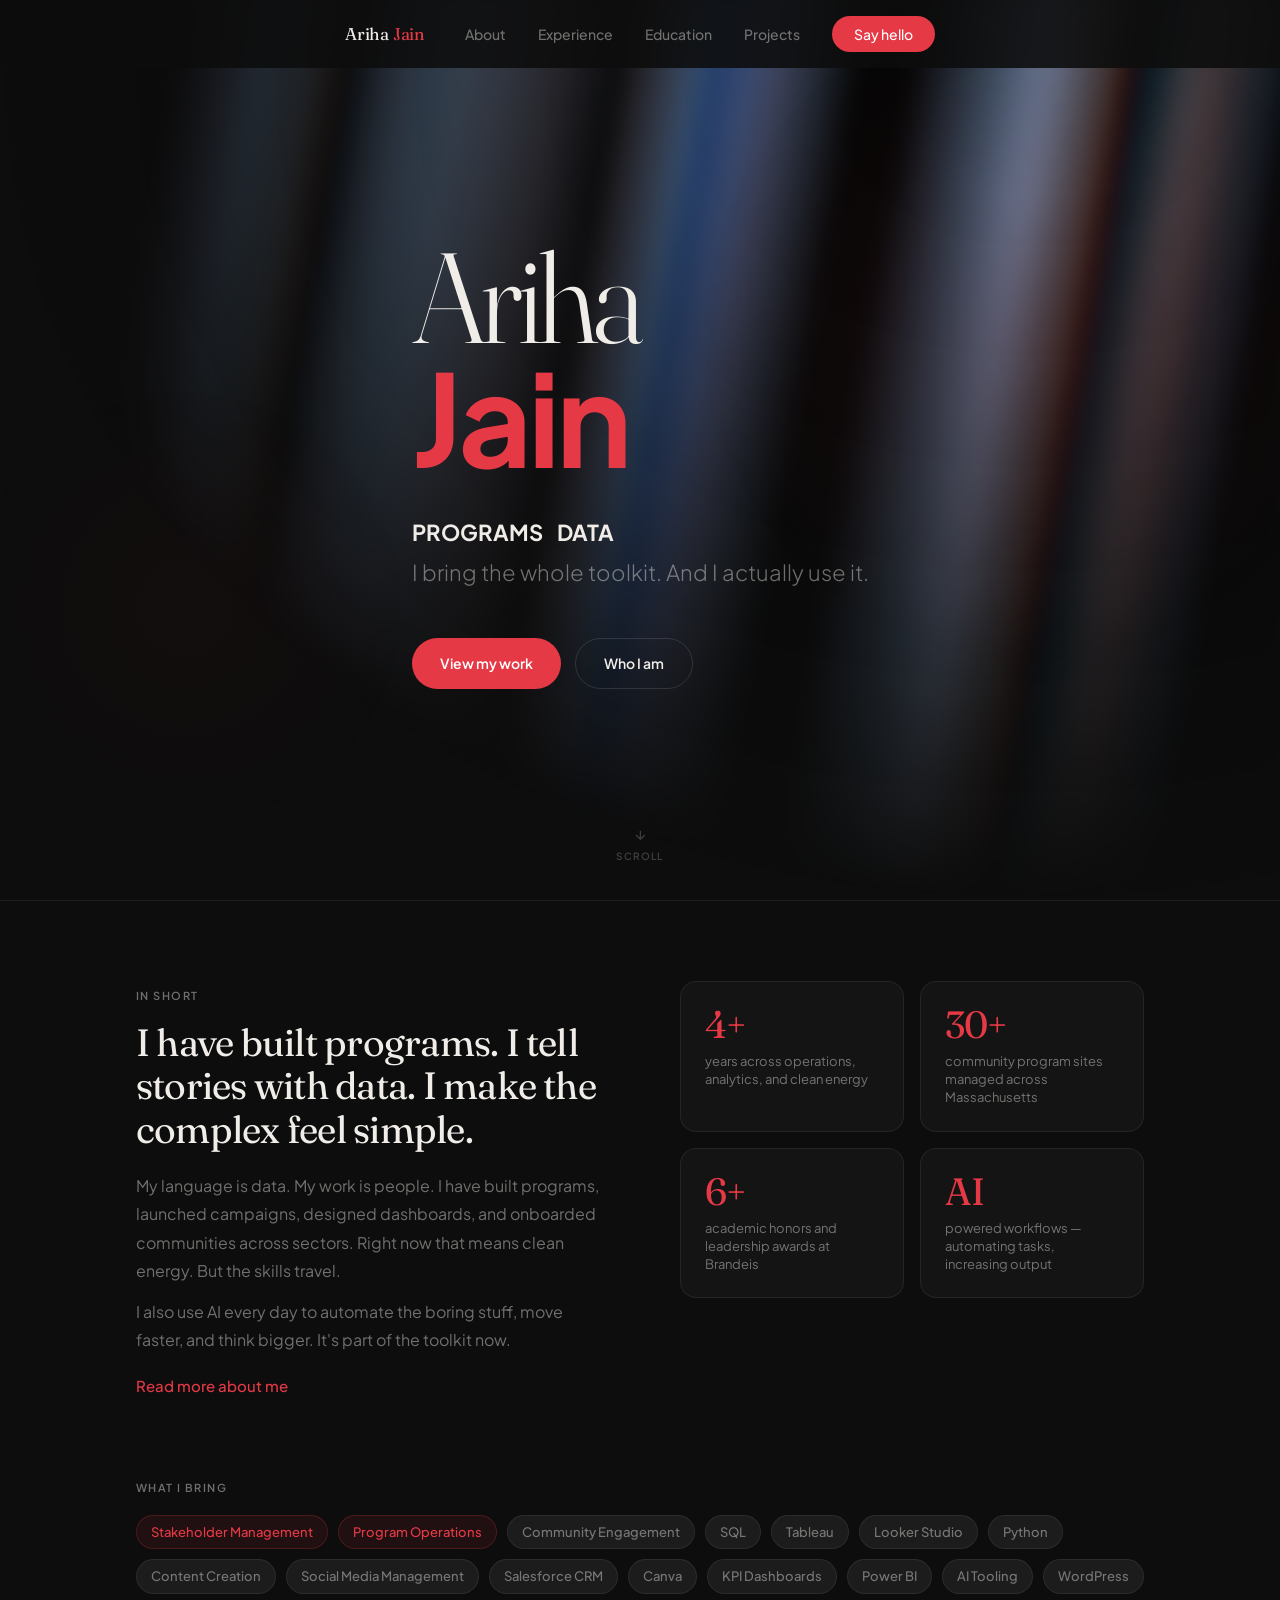
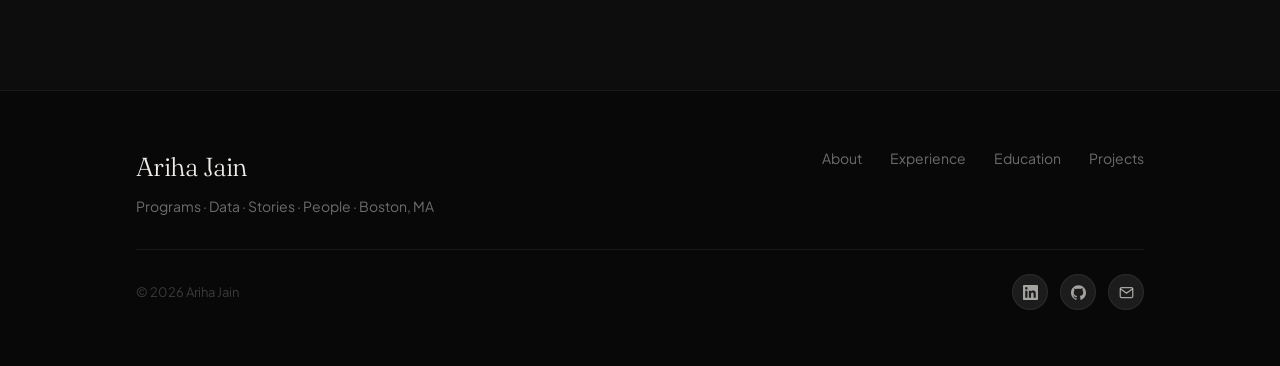
<file: index.html>
<!DOCTYPE html>
<html lang="en">
<head>
  <meta charset="UTF-8">
  <meta name="viewport" content="width=device-width, initial-scale=1.0">
  <title>Ariha Jain — Programs, Data, Stories, People</title>
  <meta name="description" content="Ariha Jain — program manager, data analyst, storyteller, and community connector based in Boston, MA.">
  <link rel="preconnect" href="https://fonts.googleapis.com">
  <link rel="preconnect" href="https://fonts.gstatic.com" crossorigin>
  <link href="https://fonts.googleapis.com/css2?family=Fraunces:ital,opsz,wght@0,9..144,300;0,9..144,400;1,9..144,300;1,9..144,400&family=Plus+Jakarta+Sans:wght@300;400;500;600&display=swap" rel="stylesheet">
  <link rel="stylesheet" href="css/style.css">
</head>
<body>

  <!-- ======== AURORA BACKGROUND ======== -->
  <div class="aurora-container" aria-hidden="true">
    <div class="aurora-layer"></div>
  </div>

  <!-- ======== NAV ======== -->
  <nav class="nav" id="main-nav">
    <div class="container">
      <div class="nav-inner">
        <a href="index.html" class="nav-logo">Ariha <span class="name-accent">Jain</span></a>
        <ul class="nav-links">
          <li><a href="about.html">About</a></li>
          <li><a href="experience.html">Experience</a></li>
          <li><a href="education.html">Education</a></li>
          <li><a href="projects.html">Projects</a></li>
          <li><a href="mailto:arihajain57@gmail.com" class="nav-cta">Say hello</a></li>
        </ul>
        <button class="nav-hamburger" id="hamburger" aria-label="Toggle menu">
          <span></span><span></span><span></span>
        </button>
      </div>
    </div>
    <div class="nav-mobile" id="mobile-menu">
      <a href="about.html">About</a>
      <a href="experience.html">Experience</a>
      <a href="education.html">Education</a>
      <a href="projects.html">Projects</a>
      <a href="mailto:arihajain57@gmail.com">Say hello</a>
    </div>
  </nav>

  <div class="page-wrapper">

    <!-- ======== HERO ======== -->
    <section class="hero">
      <div class="container">

        <h1 class="hero-name fade-in delay-1">
          Ariha<br><span class="name-accent">Jain</span>
        </h1>

        <div class="hero-tagline fade-in delay-2">
          <span class="hero-words-wrap" aria-label="Programs, data, stories, people">
            <span class="hero-word">PROGRAMS</span>
            <span class="hero-word">DATA</span>
            <span class="hero-word">STORIES</span>
            <span class="hero-word">PEOPLE</span>
          </span>
          I bring the whole toolkit. And I actually use it.
        </div>

        <div class="hero-actions fade-in delay-3">
          <a href="experience.html" class="btn btn-primary">View my work</a>
          <a href="about.html" class="btn btn-outline">Who I am</a>
        </div>
      </div>

      <div class="hero-scroll">
        <svg viewBox="0 0 16 16" fill="none" stroke="currentColor" stroke-width="1.5">
          <path d="M8 3v10M3 8l5 5 5-5"/>
        </svg>
        <span class="hero-scroll-label">Scroll</span>
      </div>
    </section>

    <!-- ======== INTRO STRIP ======== -->
    <section class="home-intro">
      <div class="container">
        <div class="home-intro-grid">

          <div class="fade-in">
            <span class="label">In short</span>
            <h2 style="margin-top: 14px;">I have built programs. I tell stories with data. I make the complex feel simple.</h2>
            <p style="margin-top: 20px; color: var(--text-muted); font-size: 16px;">My language is data. My work is people. I have built programs, launched campaigns, designed dashboards, and onboarded communities across sectors. Right now that means clean energy. But the skills travel.</p>
            <p style="margin-top: 12px; color: var(--text-muted); font-size: 16px;">I also use AI every day to automate the boring stuff, move faster, and think bigger. It's part of the toolkit now.</p>
            <a href="about.html" class="home-link">Read more about me</a>
          </div>

          <div class="stats-grid fade-in delay-1">
            <div class="stat-card">
              <div class="stat-number">4+</div>
              <div class="stat-label">years across operations, analytics, and clean energy</div>
            </div>
            <div class="stat-card">
              <div class="stat-number">30+</div>
              <div class="stat-label">community program sites managed across Massachusetts</div>
            </div>
            <div class="stat-card">
              <div class="stat-number">6+</div>
              <div class="stat-label">academic honors and leadership awards at Brandeis</div>
            </div>
            <div class="stat-card">
              <div class="stat-number">AI</div>
              <div class="stat-label">powered workflows — automating tasks, increasing output</div>
            </div>
          </div>

        </div>
      </div>
    </section>

    <!-- ======== SKILLS STRIP ======== -->
    <section class="home-skills">
      <div class="container">
        <span class="label fade-in">What I bring</span>
        <div class="skills-cloud" style="margin-top: 18px;">
          <span class="tag tag-red fade-in delay-1">Stakeholder Management</span>
          <span class="tag tag-red fade-in delay-1">Program Operations</span>
          <span class="tag fade-in delay-1">Community Engagement</span>
          <span class="tag fade-in delay-2">SQL</span>
          <span class="tag fade-in delay-2">Tableau</span>
          <span class="tag fade-in delay-2">Looker Studio</span>
          <span class="tag fade-in delay-2">Python</span>
          <span class="tag fade-in delay-3">Content Creation</span>
          <span class="tag fade-in delay-3">Social Media Management</span>
          <span class="tag fade-in delay-3">Salesforce CRM</span>
          <span class="tag fade-in delay-3">Canva</span>
          <span class="tag fade-in delay-4">KPI Dashboards</span>
          <span class="tag fade-in delay-4">Power BI</span>
          <span class="tag fade-in delay-4">AI Tooling</span>
          <span class="tag fade-in delay-4">WordPress</span>
        </div>
      </div>
    </section>

  </div><!-- /page-wrapper -->

  <!-- ======== FOOTER ======== -->
  <footer class="footer">
    <div class="container">
      <div class="footer-top">
        <div>
          <div class="footer-name">Ariha Jain</div>
          <div class="footer-tagline">Programs · Data · Stories · People · Boston, MA</div>
        </div>
        <div class="footer-links">
          <a href="about.html">About</a>
          <a href="experience.html">Experience</a>
          <a href="education.html">Education</a>
          <a href="projects.html">Projects</a>
        </div>
      </div>
      <hr class="footer-divider">
      <div class="footer-bottom">
        <span class="footer-copy">© 2026 Ariha Jain</span>
        <div class="footer-socials">
          <a href="https://www.linkedin.com/in/ariha-jain/" target="_blank" rel="noopener" class="footer-social" aria-label="LinkedIn">
            <svg viewBox="0 0 24 24" fill="rgba(240,237,232,0.65)"><path d="M20.447 20.452h-3.554v-5.569c0-1.328-.027-3.037-1.852-3.037-1.853 0-2.136 1.445-2.136 2.939v5.667H9.351V9h3.414v1.561h.046c.477-.9 1.637-1.85 3.37-1.85 3.601 0 4.267 2.37 4.267 5.455v6.286zM5.337 7.433a2.062 2.062 0 0 1-2.063-2.065 2.064 2.064 0 1 1 2.063 2.065zm1.782 13.019H3.555V9h3.564v11.452zM22.225 0H1.771C.792 0 0 .774 0 1.729v20.542C0 23.227.792 24 1.771 24h20.451C23.2 24 24 23.227 24 22.271V1.729C24 .774 23.2 0 22.222 0h.003z"/></svg>
          </a>
          <a href="https://github.com/arihaj" target="_blank" rel="noopener" class="footer-social" aria-label="GitHub">
            <svg viewBox="0 0 24 24" fill="rgba(240,237,232,0.65)"><path d="M12 .297c-6.63 0-12 5.373-12 12 0 5.303 3.438 9.8 8.205 11.385.6.113.82-.258.82-.577 0-.285-.01-1.04-.015-2.04-3.338.724-4.042-1.61-4.042-1.61C4.422 18.07 3.633 17.7 3.633 17.7c-1.087-.744.084-.729.084-.729 1.205.084 1.838 1.236 1.838 1.236 1.07 1.835 2.809 1.305 3.495.998.108-.776.417-1.305.76-1.605-2.665-.3-5.466-1.332-5.466-5.93 0-1.31.465-2.38 1.235-3.22-.135-.303-.54-1.523.105-3.176 0 0 1.005-.322 3.3 1.23.96-.267 1.98-.399 3-.405 1.02.006 2.04.138 3 .405 2.28-1.552 3.285-1.23 3.285-1.23.645 1.653.24 2.873.12 3.176.765.84 1.23 1.91 1.23 3.22 0 4.61-2.805 5.625-5.475 5.92.42.36.81 1.096.81 2.22 0 1.606-.015 2.896-.015 3.286 0 .315.21.69.825.57C20.565 22.092 24 17.592 24 12.297c0-6.627-5.373-12-12-12"/></svg>
          </a>
          <a href="mailto:arihajain57@gmail.com" class="footer-social" aria-label="Email">
            <svg viewBox="0 0 24 24" fill="none" stroke="rgba(240,237,232,0.65)" stroke-width="2"><path d="M4 4h16c1.1 0 2 .9 2 2v12c0 1.1-.9 2-2 2H4c-1.1 0-2-.9-2-2V6c0-1.1.9-2 2-2z"/><polyline points="22,6 12,13 2,6"/></svg>
          </a>
        </div>
      </div>
    </div>
  </footer>

  <script src="js/script.js"></script>
</body>
</html>
</file>
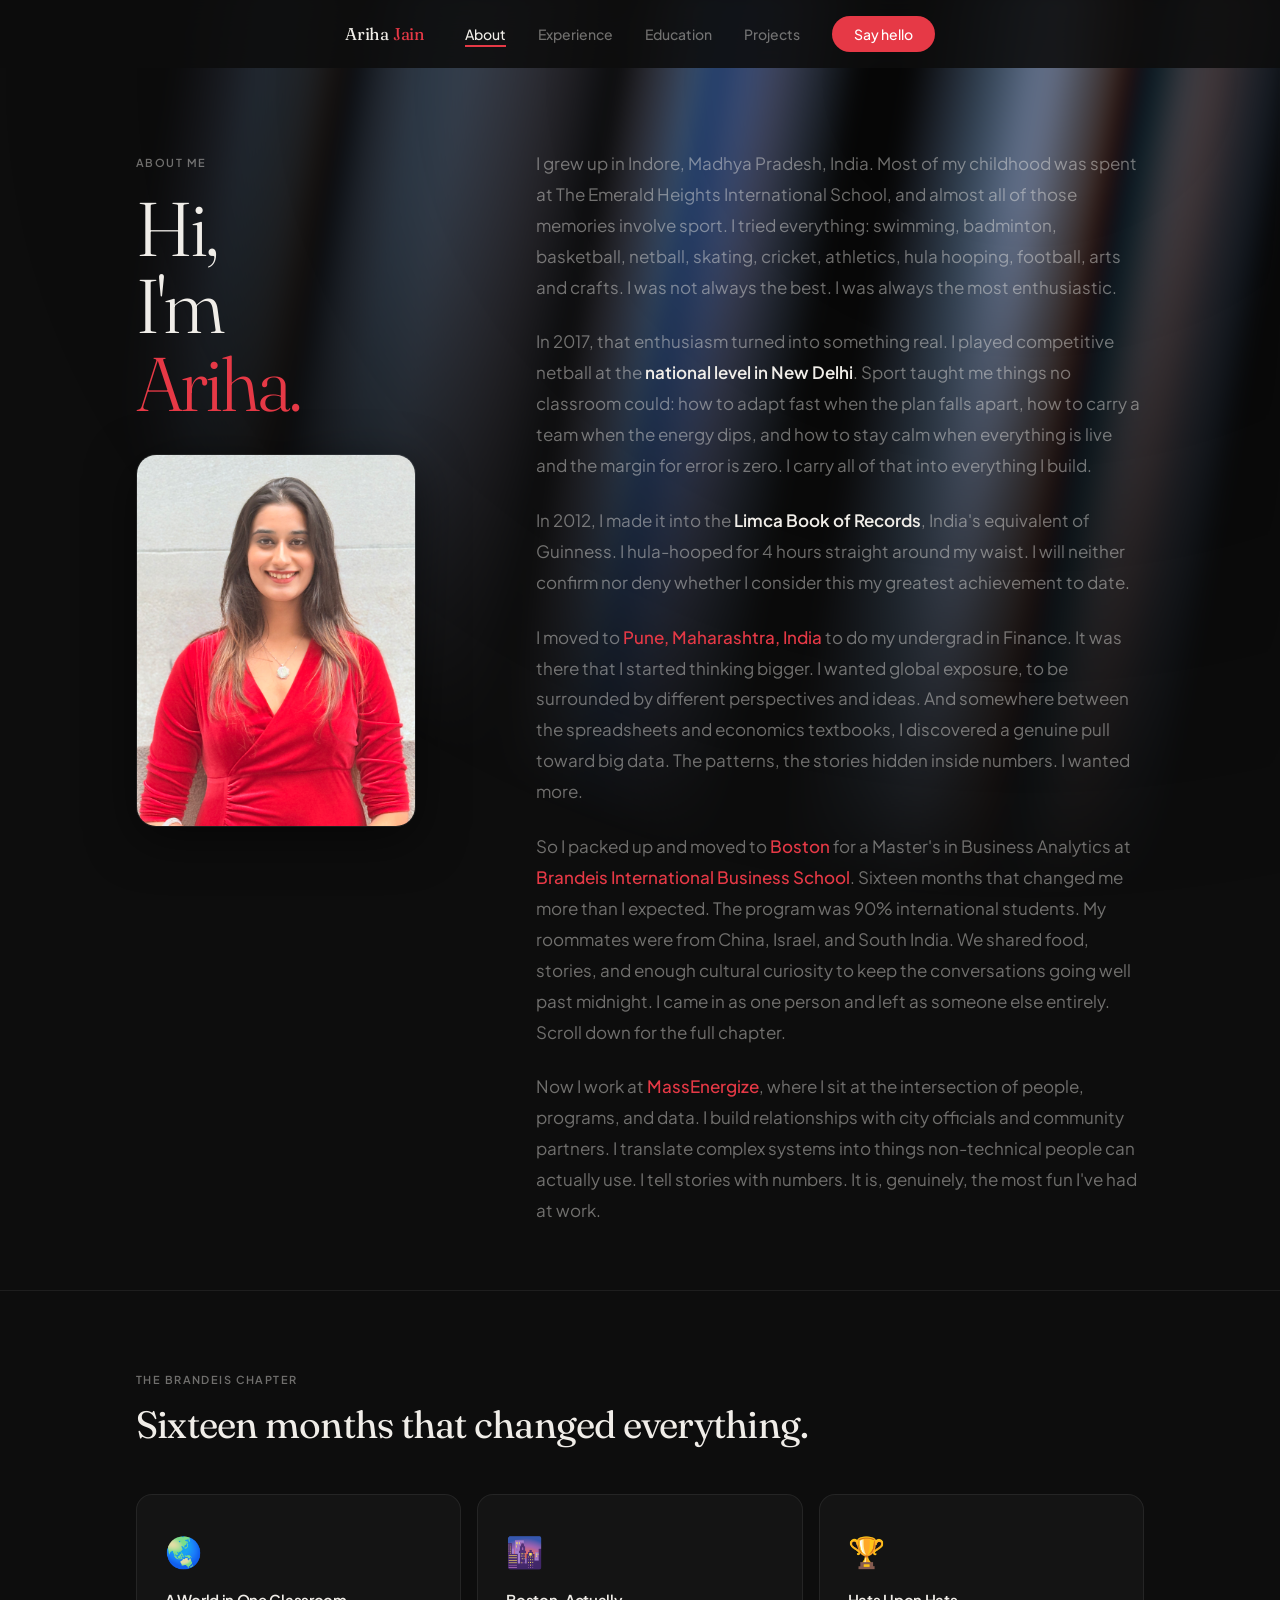
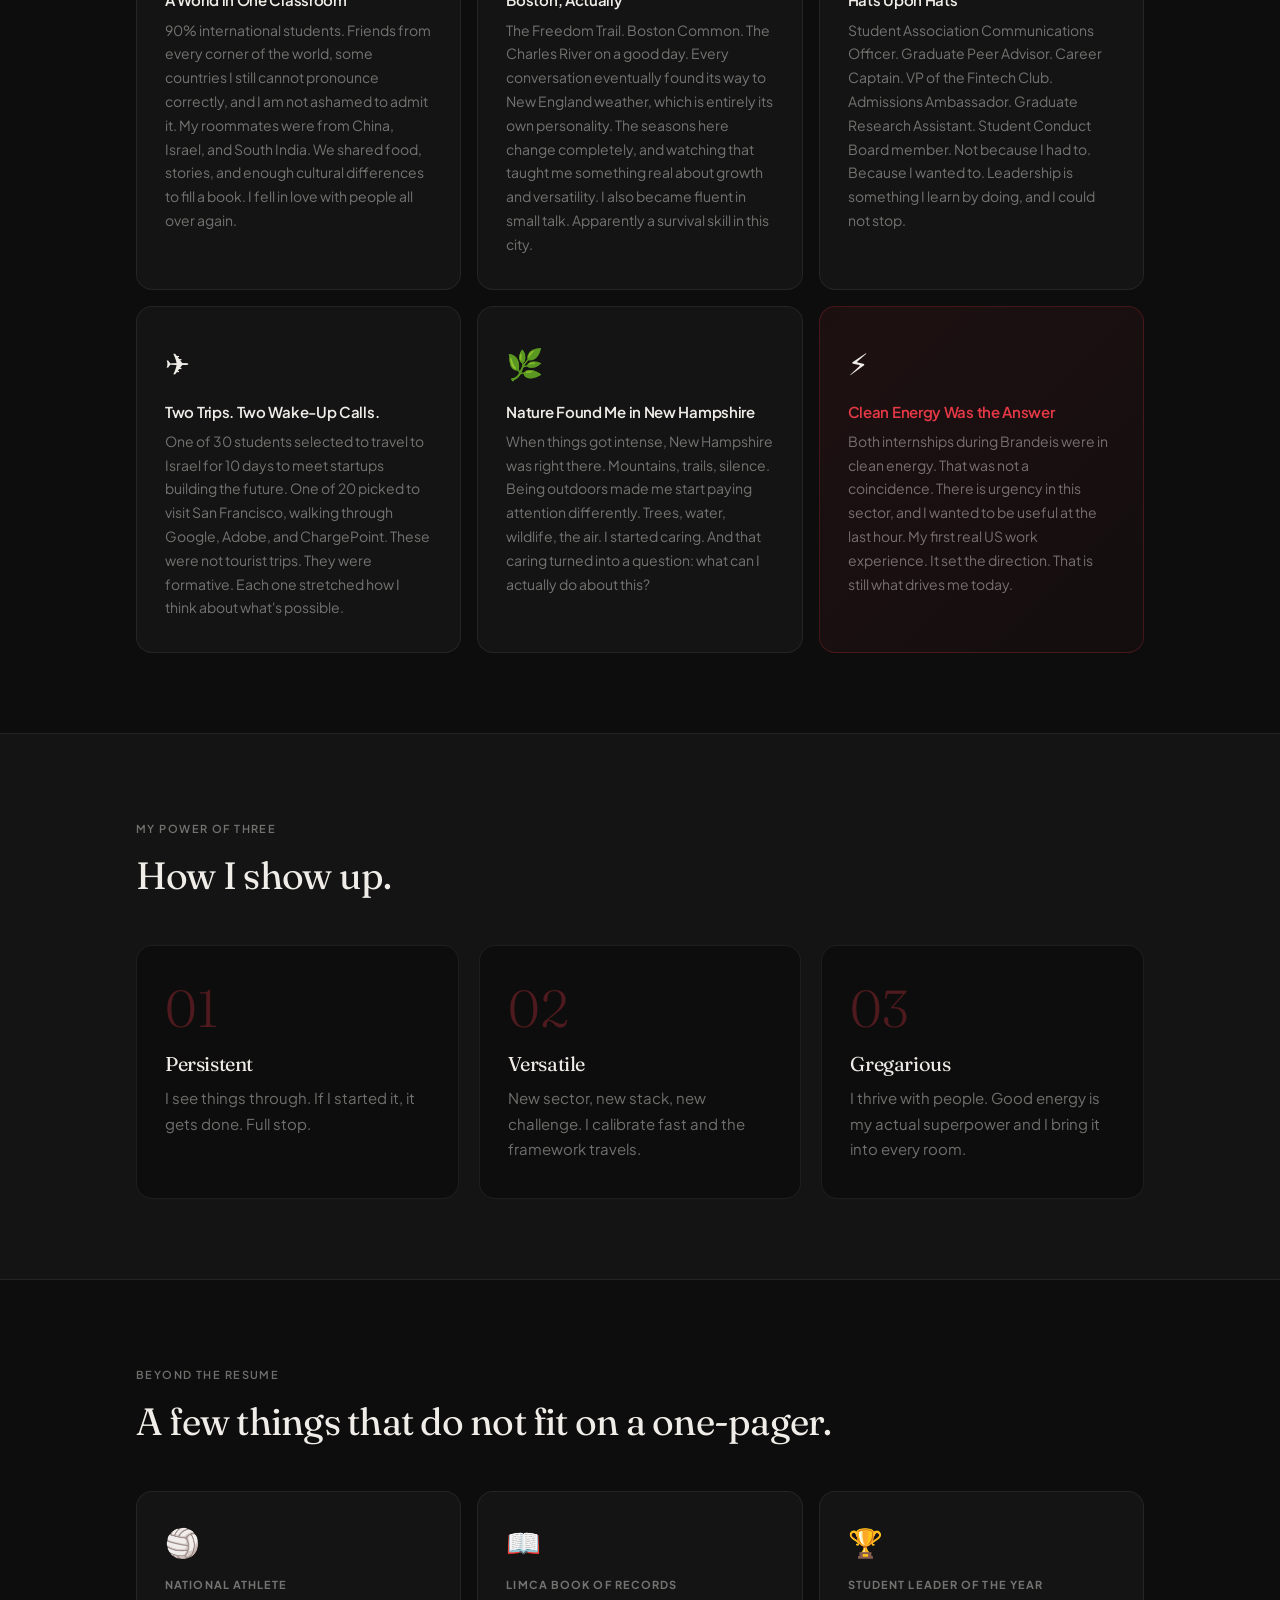
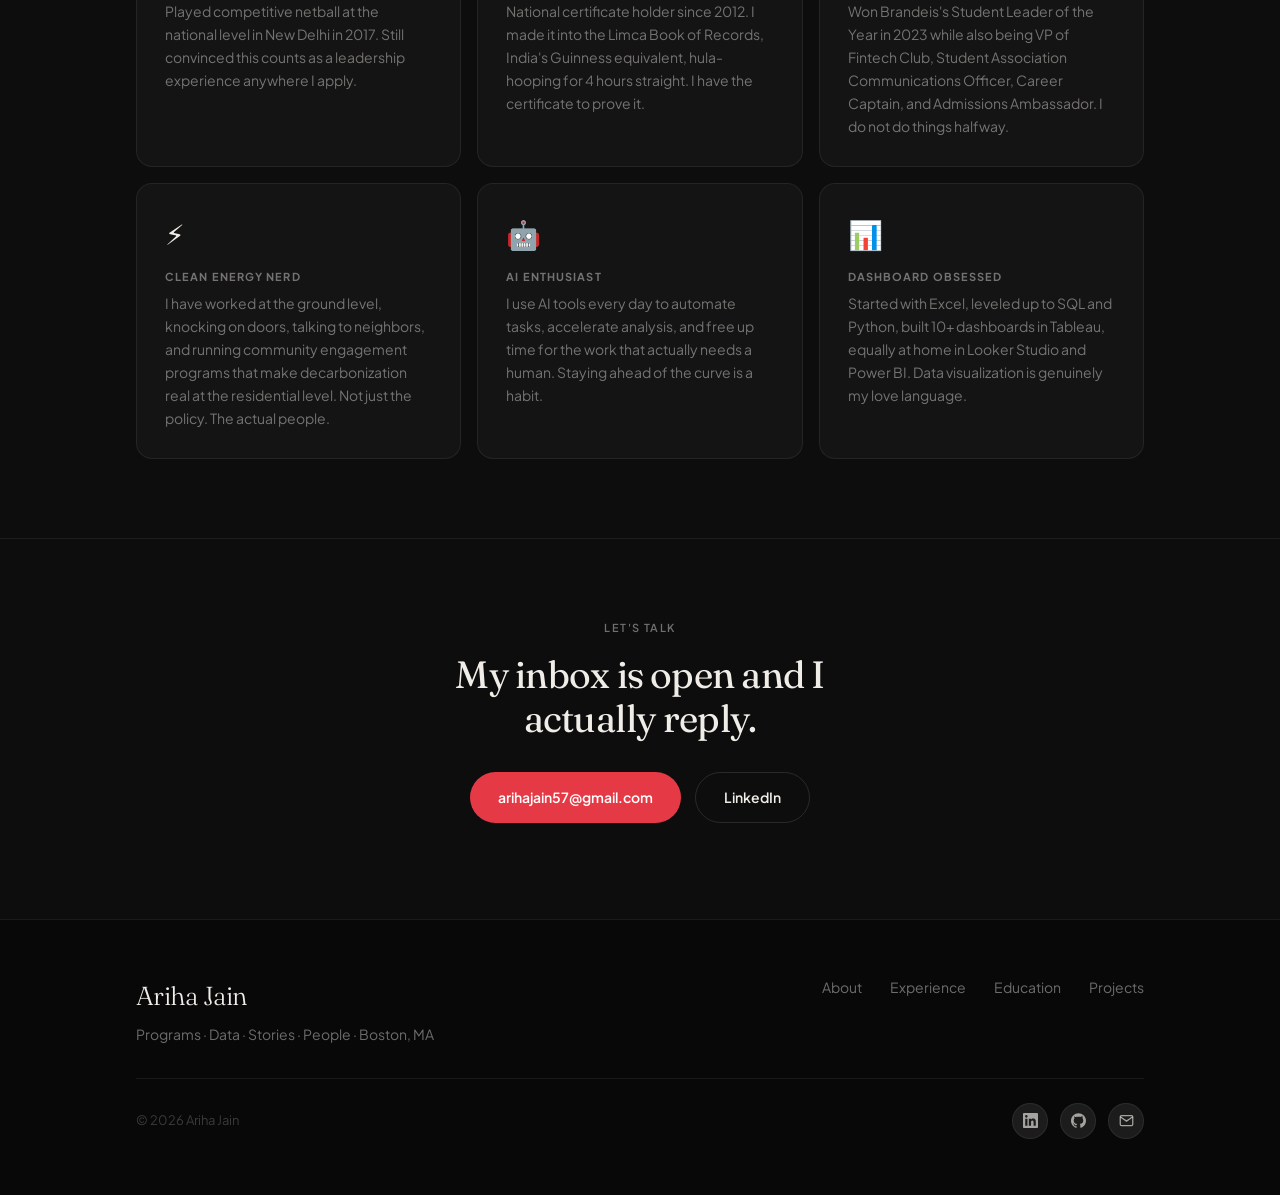
<file: about.html>
<!DOCTYPE html>
<html lang="en">
<head>
  <meta charset="UTF-8">
  <meta name="viewport" content="width=device-width, initial-scale=1.0">
  <title>About — Ariha Jain</title>
  <meta name="description" content="About Ariha Jain — from Indore to Boston, via netball nationals, a Limca Book record, and a lot of data.">
  <link rel="preconnect" href="https://fonts.googleapis.com">
  <link rel="preconnect" href="https://fonts.gstatic.com" crossorigin>
  <link href="https://fonts.googleapis.com/css2?family=Fraunces:ital,opsz,wght@0,9..144,300;0,9..144,400;1,9..144,300;1,9..144,400&family=Plus+Jakarta+Sans:wght@300;400;500;600&display=swap" rel="stylesheet">
  <link rel="stylesheet" href="css/style.css">
</head>
<body>

  <!-- ======== AURORA BACKGROUND ======== -->
  <div class="aurora-container" aria-hidden="true">
    <div class="aurora-layer"></div>
  </div>

  <!-- ======== NAV ======== -->
  <nav class="nav" id="main-nav">
    <div class="container">
      <div class="nav-inner">
        <a href="index.html" class="nav-logo">Ariha <span class="name-accent">Jain</span></a>
        <ul class="nav-links">
          <li><a href="about.html" class="active">About</a></li>
          <li><a href="experience.html">Experience</a></li>
          <li><a href="education.html">Education</a></li>
          <li><a href="projects.html">Projects</a></li>
          <li><a href="mailto:arihajain57@gmail.com" class="nav-cta">Say hello</a></li>
        </ul>
        <button class="nav-hamburger" id="hamburger" aria-label="Toggle menu">
          <span></span><span></span><span></span>
        </button>
      </div>
    </div>
    <div class="nav-mobile" id="mobile-menu">
      <a href="about.html" class="active">About</a>
      <a href="experience.html">Experience</a>
      <a href="education.html">Education</a>
      <a href="projects.html">Projects</a>
      <a href="mailto:arihajain57@gmail.com">Say hello</a>
    </div>
  </nav>

  <div class="page-wrapper">

    <!-- ======== ABOUT HERO ======== -->
    <section class="about-hero">
      <div class="container">
        <div class="about-hero-grid">

          <div class="fade-in">
            <span class="label">About me</span>
            <h1 class="about-left-title">
              Hi,<br>I'm<br><span class="name-accent">Ariha.</span>
            </h1>
            <div class="about-photo-wrap fade-in delay-2">
              <img src="IMG_2251_Original.jpg" alt="Ariha Jain" class="about-photo">
            </div>
          </div>

          <div class="about-body fade-in delay-1">
            <p>I grew up in Indore, Madhya Pradesh, India. Most of my childhood was spent at The Emerald Heights International School, and almost all of those memories involve sport. I tried everything: swimming, badminton, basketball, netball, skating, cricket, athletics, hula hooping, football, arts and crafts. I was not always the best. I was always the most enthusiastic.</p>

            <p>In 2017, that enthusiasm turned into something real. I played competitive netball at the <strong>national level in New Delhi</strong>. Sport taught me things no classroom could: how to adapt fast when the plan falls apart, how to carry a team when the energy dips, and how to stay calm when everything is live and the margin for error is zero. I carry all of that into everything I build.</p>

            <p>In 2012, I made it into the <strong>Limca Book of Records</strong>, India's equivalent of Guinness. I hula-hooped for 4 hours straight around my waist. I will neither confirm nor deny whether I consider this my greatest achievement to date.</p>

            <p>I moved to <span class="hl">Pune, Maharashtra, India</span> to do my undergrad in Finance. It was there that I started thinking bigger. I wanted global exposure, to be surrounded by different perspectives and ideas. And somewhere between the spreadsheets and economics textbooks, I discovered a genuine pull toward big data. The patterns, the stories hidden inside numbers. I wanted more.</p>

            <p>So I packed up and moved to <span class="hl">Boston</span> for a Master's in Business Analytics at <span class="hl">Brandeis International Business School</span>. Sixteen months that changed me more than I expected. The program was 90% international students. My roommates were from China, Israel, and South India. We shared food, stories, and enough cultural curiosity to keep the conversations going well past midnight. I came in as one person and left as someone else entirely. Scroll down for the full chapter.</p>

            <p>Now I work at <span class="hl">MassEnergize</span>, where I sit at the intersection of people, programs, and data. I build relationships with city officials and community partners. I translate complex systems into things non-technical people can actually use. I tell stories with numbers. It is, genuinely, the most fun I've had at work.</p>
          </div>

        </div>
      </div>
    </section>

    <!-- ======== BRANDEIS CHAPTER ======== -->
    <section class="brandeis-section">
      <div class="container">
        <span class="label fade-in">The Brandeis chapter</span>
        <h2 class="fade-in">Sixteen months that changed everything.</h2>

        <div class="brandeis-grid">

          <div class="brandeis-card fade-in">
            <span class="brandeis-emoji">🌏</span>
            <h4>A World in One Classroom</h4>
            <p>90% international students. Friends from every corner of the world, some countries I still cannot pronounce correctly, and I am not ashamed to admit it. My roommates were from China, Israel, and South India. We shared food, stories, and enough cultural differences to fill a book. I fell in love with people all over again.</p>
          </div>

          <div class="brandeis-card fade-in delay-1">
            <span class="brandeis-emoji">🌆</span>
            <h4>Boston, Actually</h4>
            <p>The Freedom Trail. Boston Common. The Charles River on a good day. Every conversation eventually found its way to New England weather, which is entirely its own personality. The seasons here change completely, and watching that taught me something real about growth and versatility. I also became fluent in small talk. Apparently a survival skill in this city.</p>
          </div>

          <div class="brandeis-card fade-in delay-2">
            <span class="brandeis-emoji">🏆</span>
            <h4>Hats Upon Hats</h4>
            <p>Student Association Communications Officer. Graduate Peer Advisor. Career Captain. VP of the Fintech Club. Admissions Ambassador. Graduate Research Assistant. Student Conduct Board member. Not because I had to. Because I wanted to. Leadership is something I learn by doing, and I could not stop.</p>
          </div>

          <div class="brandeis-card fade-in delay-1">
            <span class="brandeis-emoji">✈️</span>
            <h4>Two Trips. Two Wake-Up Calls.</h4>
            <p>One of 30 students selected to travel to Israel for 10 days to meet startups building the future. One of 20 picked to visit San Francisco, walking through Google, Adobe, and ChargePoint. These were not tourist trips. They were formative. Each one stretched how I think about what's possible.</p>
          </div>

          <div class="brandeis-card fade-in delay-2">
            <span class="brandeis-emoji">🌿</span>
            <h4>Nature Found Me in New Hampshire</h4>
            <p>When things got intense, New Hampshire was right there. Mountains, trails, silence. Being outdoors made me start paying attention differently. Trees, water, wildlife, the air. I started caring. And that caring turned into a question: what can I actually do about this?</p>
          </div>

          <div class="brandeis-card brandeis-card-accent fade-in delay-3">
            <span class="brandeis-emoji">⚡</span>
            <h4>Clean Energy Was the Answer</h4>
            <p>Both internships during Brandeis were in clean energy. That was not a coincidence. There is urgency in this sector, and I wanted to be useful at the last hour. My first real US work experience. It set the direction. That is still what drives me today.</p>
          </div>

        </div>
      </div>
    </section>

    <!-- ======== POWER OF THREE ======== -->
    <section class="power-section">
      <div class="container">
        <span class="label">My power of three</span>
        <h2>How I show up.</h2>
        <div class="power-grid">

          <div class="power-card fade-in">
            <div class="power-num">01</div>
            <h3>Persistent</h3>
            <p>I see things through. If I started it, it gets done. Full stop.</p>
          </div>

          <div class="power-card fade-in delay-1">
            <div class="power-num">02</div>
            <h3>Versatile</h3>
            <p>New sector, new stack, new challenge. I calibrate fast and the framework travels.</p>
          </div>

          <div class="power-card fade-in delay-2">
            <div class="power-num">03</div>
            <h3>Gregarious</h3>
            <p>I thrive with people. Good energy is my actual superpower and I bring it into every room.</p>
          </div>

        </div>
      </div>
    </section>

    <!-- ======== FUN FACTS ======== -->
    <section class="fun-facts-section">
      <div class="container">
        <span class="label fade-in">Beyond the resume</span>
        <h2 class="fade-in">A few things that do not fit on a one-pager.</h2>

        <div class="fun-grid">

          <div class="fun-card fade-in">
            <span class="fun-emoji">🏐</span>
            <h4>National Athlete</h4>
            <p>Played competitive netball at the national level in New Delhi in 2017. Still convinced this counts as a leadership experience anywhere I apply.</p>
          </div>

          <div class="fun-card fade-in delay-1">
            <span class="fun-emoji">📖</span>
            <h4>Limca Book of Records</h4>
            <p>National certificate holder since 2012. I made it into the Limca Book of Records, India's Guinness equivalent, hula-hooping for 4 hours straight. I have the certificate to prove it.</p>
          </div>

          <div class="fun-card fade-in delay-1">
            <span class="fun-emoji">🏆</span>
            <h4>Student Leader of the Year</h4>
            <p>Won Brandeis's Student Leader of the Year in 2023 while also being VP of Fintech Club, Student Association Communications Officer, Career Captain, and Admissions Ambassador. I do not do things halfway.</p>
          </div>

          <div class="fun-card fade-in delay-2">
            <span class="fun-emoji">⚡</span>
            <h4>Clean Energy Nerd</h4>
            <p>I have worked at the ground level, knocking on doors, talking to neighbors, and running community engagement programs that make decarbonization real at the residential level. Not just the policy. The actual people.</p>
          </div>

          <div class="fun-card fade-in delay-2">
            <span class="fun-emoji">🤖</span>
            <h4>AI Enthusiast</h4>
            <p>I use AI tools every day to automate tasks, accelerate analysis, and free up time for the work that actually needs a human. Staying ahead of the curve is a habit.</p>
          </div>

          <div class="fun-card fade-in delay-3">
            <span class="fun-emoji">📊</span>
            <h4>Dashboard Obsessed</h4>
            <p>Started with Excel, leveled up to SQL and Python, built 10+ dashboards in Tableau, equally at home in Looker Studio and Power BI. Data visualization is genuinely my love language.</p>
          </div>

        </div>
      </div>
    </section>

    <!-- ======== CONTACT CTA ======== -->
    <section style="padding: 0 0 96px; border-top: 1px solid var(--border); margin-top: -1px;">
      <div class="container" style="padding-top: 80px; text-align: center;">
        <span class="label fade-in" style="display: block; margin-bottom: 16px;">Let's talk</span>
        <h2 class="fade-in" style="max-width: 480px; margin: 0 auto 20px;">My inbox is open and I actually reply.</h2>
        <div class="fade-in delay-1" style="display: flex; gap: 14px; justify-content: center; flex-wrap: wrap; margin-top: 32px;">
          <a href="mailto:arihajain57@gmail.com" class="btn btn-primary">arihajain57@gmail.com</a>
          <a href="https://www.linkedin.com/in/ariha-jain/" target="_blank" rel="noopener" class="btn btn-outline">LinkedIn</a>
        </div>
      </div>
    </section>

  </div><!-- /page-wrapper -->

  <!-- ======== FOOTER ======== -->
  <footer class="footer">
    <div class="container">
      <div class="footer-top">
        <div>
          <div class="footer-name">Ariha Jain</div>
          <div class="footer-tagline">Programs · Data · Stories · People · Boston, MA</div>
        </div>
        <div class="footer-links">
          <a href="about.html">About</a>
          <a href="experience.html">Experience</a>
          <a href="education.html">Education</a>
          <a href="projects.html">Projects</a>
        </div>
      </div>
      <hr class="footer-divider">
      <div class="footer-bottom">
        <span class="footer-copy">© 2026 Ariha Jain</span>
        <div class="footer-socials">
          <a href="https://www.linkedin.com/in/ariha-jain/" target="_blank" rel="noopener" class="footer-social" aria-label="LinkedIn">
            <svg viewBox="0 0 24 24" fill="rgba(240,237,232,0.65)"><path d="M20.447 20.452h-3.554v-5.569c0-1.328-.027-3.037-1.852-3.037-1.853 0-2.136 1.445-2.136 2.939v5.667H9.351V9h3.414v1.561h.046c.477-.9 1.637-1.85 3.37-1.85 3.601 0 4.267 2.37 4.267 5.455v6.286zM5.337 7.433a2.062 2.062 0 0 1-2.063-2.065 2.064 2.064 0 1 1 2.063 2.065zm1.782 13.019H3.555V9h3.564v11.452zM22.225 0H1.771C.792 0 0 .774 0 1.729v20.542C0 23.227.792 24 1.771 24h20.451C23.2 24 24 23.227 24 22.271V1.729C24 .774 23.2 0 22.222 0h.003z"/></svg>
          </a>
          <a href="https://github.com/arihaj" target="_blank" rel="noopener" class="footer-social" aria-label="GitHub">
            <svg viewBox="0 0 24 24" fill="rgba(240,237,232,0.65)"><path d="M12 .297c-6.63 0-12 5.373-12 12 0 5.303 3.438 9.8 8.205 11.385.6.113.82-.258.82-.577 0-.285-.01-1.04-.015-2.04-3.338.724-4.042-1.61-4.042-1.61C4.422 18.07 3.633 17.7 3.633 17.7c-1.087-.744.084-.729.084-.729 1.205.084 1.838 1.236 1.838 1.236 1.07 1.835 2.809 1.305 3.495.998.108-.776.417-1.305.76-1.605-2.665-.3-5.466-1.332-5.466-5.93 0-1.31.465-2.38 1.235-3.22-.135-.303-.54-1.523.105-3.176 0 0 1.005-.322 3.3 1.23.96-.267 1.98-.399 3-.405 1.02.006 2.04.138 3 .405 2.28-1.552 3.285-1.23 3.285-1.23.645 1.653.24 2.873.12 3.176.765.84 1.23 1.91 1.23 3.22 0 4.61-2.805 5.625-5.475 5.92.42.36.81 1.096.81 2.22 0 1.606-.015 2.896-.015 3.286 0 .315.21.69.825.57C20.565 22.092 24 17.592 24 12.297c0-6.627-5.373-12-12-12"/></svg>
          </a>
          <a href="mailto:arihajain57@gmail.com" class="footer-social" aria-label="Email">
            <svg viewBox="0 0 24 24" fill="none" stroke="rgba(240,237,232,0.65)" stroke-width="2"><path d="M4 4h16c1.1 0 2 .9 2 2v12c0 1.1-.9 2-2 2H4c-1.1 0-2-.9-2-2V6c0-1.1.9-2 2-2z"/><polyline points="22,6 12,13 2,6"/></svg>
          </a>
        </div>
      </div>
    </div>
  </footer>

  <script src="js/script.js"></script>
</body>
</html>
</file>
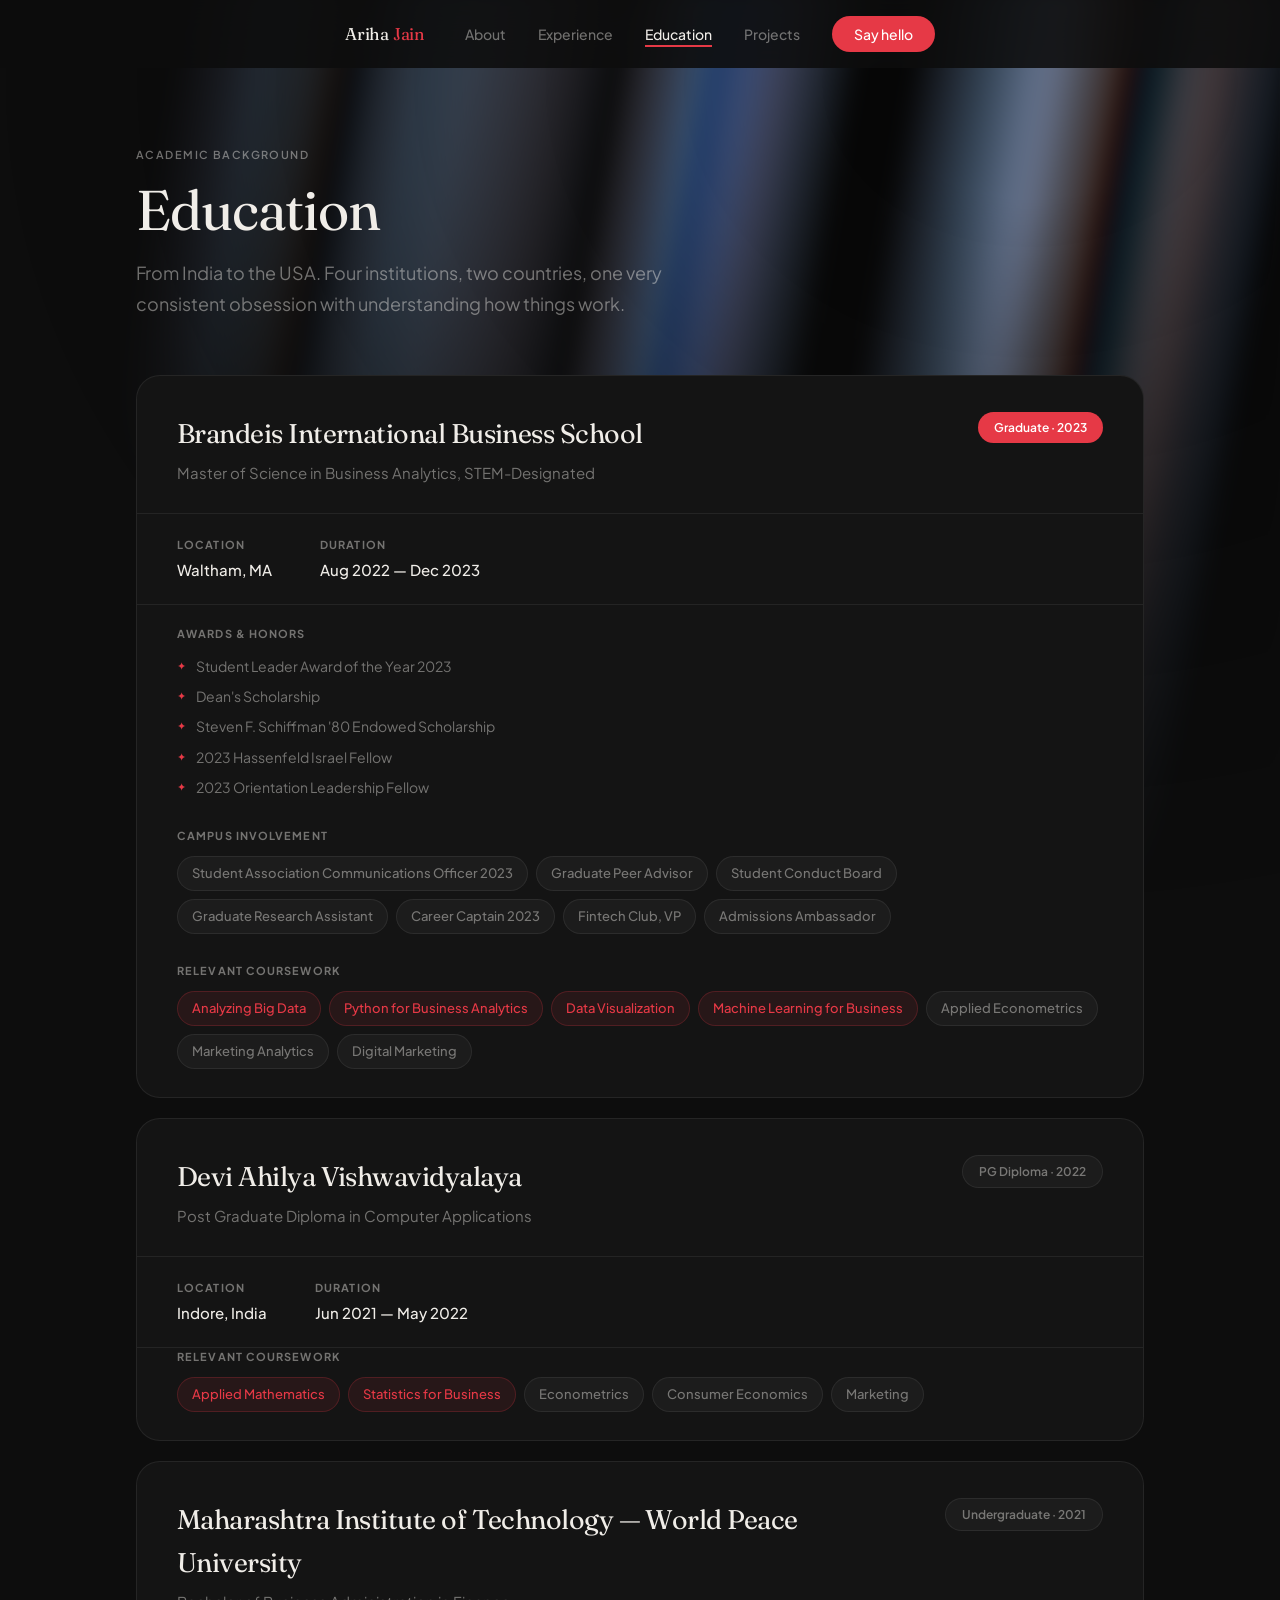
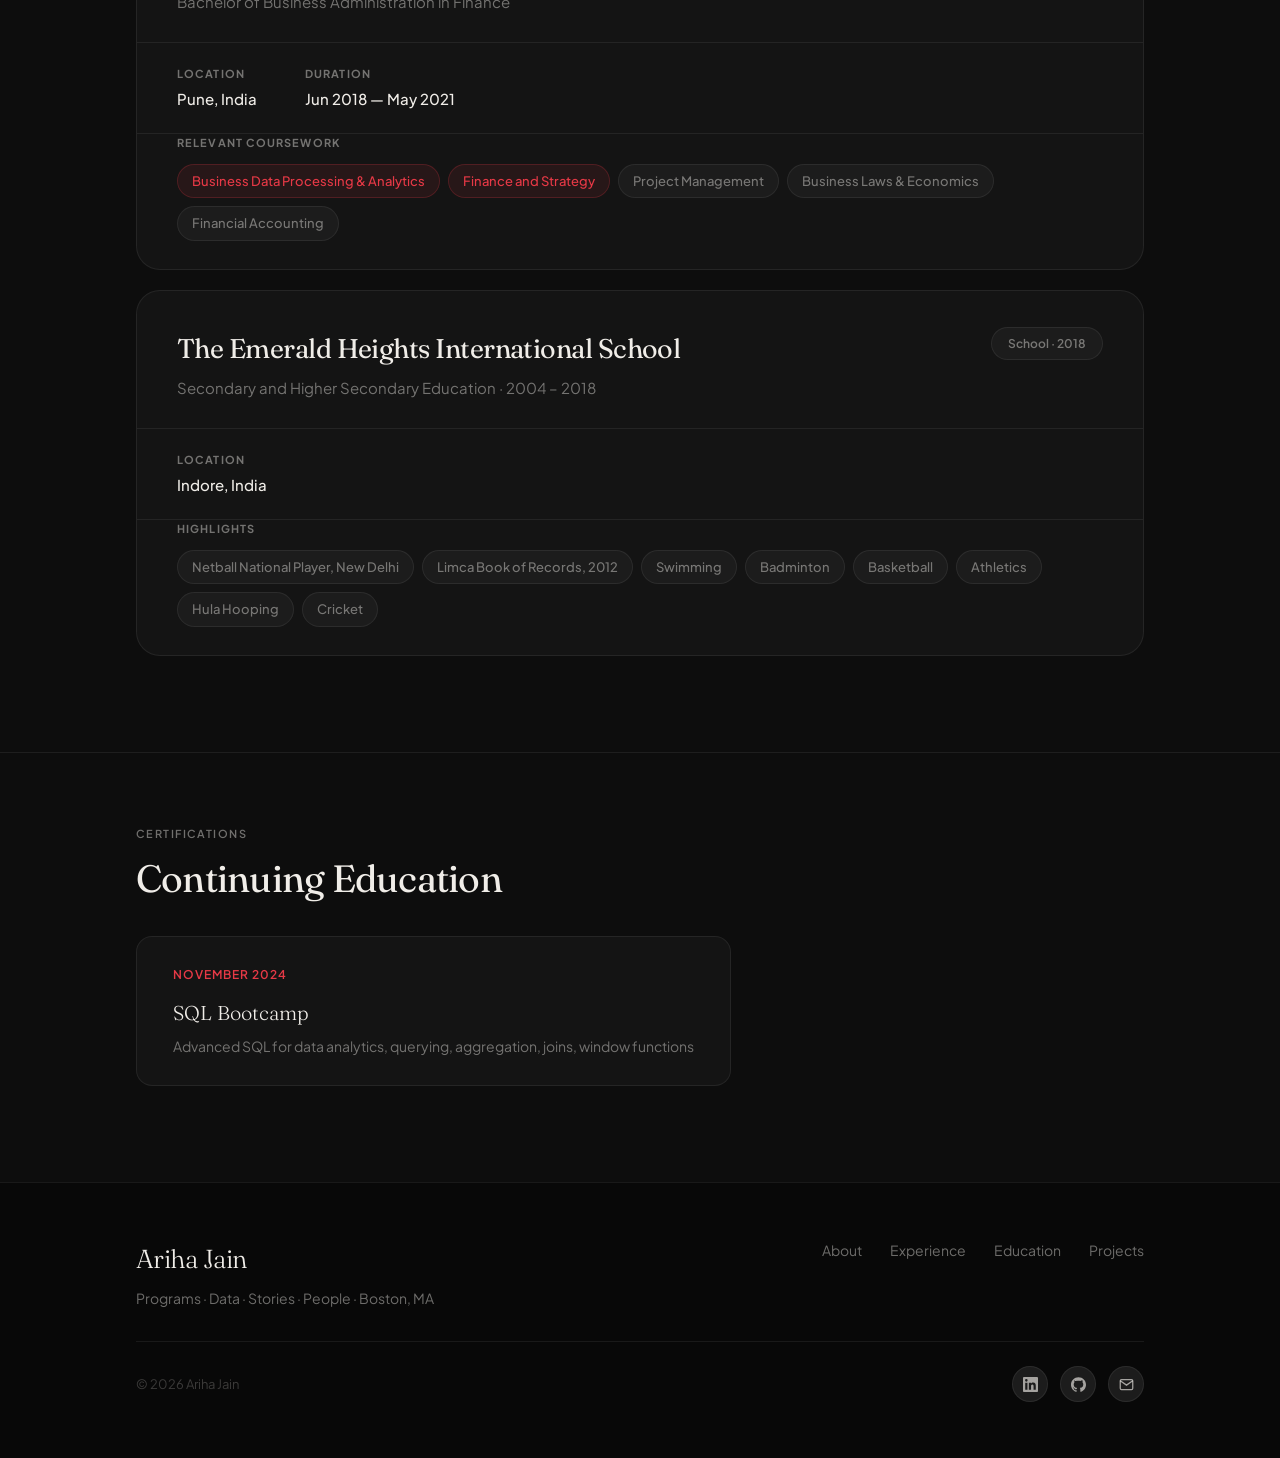
<file: education.html>
<!DOCTYPE html>
<html lang="en">
<head>
  <meta charset="UTF-8">
  <meta name="viewport" content="width=device-width, initial-scale=1.0">
  <title>Education — Ariha Jain</title>
  <meta name="description" content="Education background of Ariha Jain — from Indore to Boston, MS Business Analytics at Brandeis and more.">
  <link rel="preconnect" href="https://fonts.googleapis.com">
  <link rel="preconnect" href="https://fonts.gstatic.com" crossorigin>
  <link href="https://fonts.googleapis.com/css2?family=Fraunces:ital,opsz,wght@0,9..144,300;0,9..144,400;1,9..144,300;1,9..144,400&family=Plus+Jakarta+Sans:wght@300;400;500;600&display=swap" rel="stylesheet">
  <link rel="stylesheet" href="css/style.css">
</head>
<body>

  <!-- ======== AURORA BACKGROUND ======== -->
  <div class="aurora-container" aria-hidden="true">
    <div class="aurora-layer"></div>
  </div>

  <!-- ======== NAV ======== -->
  <nav class="nav" id="main-nav">
    <div class="container">
      <div class="nav-inner">
        <a href="index.html" class="nav-logo">Ariha <span class="name-accent">Jain</span></a>
        <ul class="nav-links">
          <li><a href="about.html">About</a></li>
          <li><a href="experience.html">Experience</a></li>
          <li><a href="education.html" class="active">Education</a></li>
          <li><a href="projects.html">Projects</a></li>
          <li><a href="mailto:arihajain57@gmail.com" class="nav-cta">Say hello</a></li>
        </ul>
        <button class="nav-hamburger" id="hamburger" aria-label="Toggle menu">
          <span></span><span></span><span></span>
        </button>
      </div>
    </div>
    <div class="nav-mobile" id="mobile-menu">
      <a href="about.html">About</a>
      <a href="experience.html">Experience</a>
      <a href="education.html" class="active">Education</a>
      <a href="projects.html">Projects</a>
      <a href="mailto:arihajain57@gmail.com">Say hello</a>
    </div>
  </nav>

  <div class="page-wrapper">

    <!-- ======== PAGE HERO ======== -->
    <section class="page-hero">
      <div class="container">
        <span class="label fade-in">Academic background</span>
        <h1 class="fade-in delay-1">Education</h1>
        <p class="page-intro fade-in delay-2">From India to the USA. Four institutions, two countries, one very consistent obsession with understanding how things work.</p>
      </div>
    </section>

    <!-- ======== EDUCATION CARDS ======== -->
    <section class="edu-section">
      <div class="container">
        <div class="edu-cards">

          <!-- Brandeis -->
          <div class="edu-card fade-in">
            <div class="edu-card-top">
              <div>
                <div class="edu-school">Brandeis International Business School</div>
                <div class="edu-degree">Master of Science in Business Analytics, STEM-Designated</div>
              </div>
              <span class="edu-badge edu-badge-primary">Graduate · 2023</span>
            </div>

            <div class="edu-card-meta">
              <div class="edu-meta-item">
                <div class="edu-meta-label">Location</div>
                <div class="edu-meta-value">Waltham, MA</div>
              </div>
              <div class="edu-meta-item">
                <div class="edu-meta-label">Duration</div>
                <div class="edu-meta-value">Aug 2022 — Dec 2023</div>
              </div>
            </div>

            <div class="edu-card-extras">
              <div class="edu-extras-label">Awards &amp; Honors</div>
              <div class="edu-awards">
                <div class="edu-award-item">Student Leader Award of the Year 2023</div>
                <div class="edu-award-item">Dean's Scholarship</div>
                <div class="edu-award-item">Steven F. Schiffman '80 Endowed Scholarship</div>
                <div class="edu-award-item">2023 Hassenfeld Israel Fellow</div>
                <div class="edu-award-item">2023 Orientation Leadership Fellow</div>
              </div>
            </div>

            <div class="edu-activities-section">
              <div class="edu-extras-label">Campus Involvement</div>
              <div class="activities-wrap" style="margin-top: 12px;">
                <span class="tag">Student Association Communications Officer 2023</span>
                <span class="tag">Graduate Peer Advisor</span>
                <span class="tag">Student Conduct Board</span>
                <span class="tag">Graduate Research Assistant</span>
                <span class="tag">Career Captain 2023</span>
                <span class="tag">Fintech Club, VP</span>
                <span class="tag">Admissions Ambassador</span>
              </div>
            </div>

            <div class="edu-courses">
              <div class="edu-extras-label">Relevant Coursework</div>
              <div class="edu-courses-wrap" style="margin-top: 12px;">
                <span class="tag tag-red">Analyzing Big Data</span>
                <span class="tag tag-red">Python for Business Analytics</span>
                <span class="tag tag-red">Data Visualization</span>
                <span class="tag tag-red">Machine Learning for Business</span>
                <span class="tag">Applied Econometrics</span>
                <span class="tag">Marketing Analytics</span>
                <span class="tag">Digital Marketing</span>
              </div>
            </div>
          </div>

          <!-- Christian Eminent -->
          <div class="edu-card fade-in delay-1">
            <div class="edu-card-top">
              <div>
                <div class="edu-school">Devi Ahilya Vishwavidyalaya</div>
                <div class="edu-degree">Post Graduate Diploma in Computer Applications</div>
              </div>
              <span class="edu-badge edu-badge-secondary">PG Diploma · 2022</span>
            </div>

            <div class="edu-card-meta">
              <div class="edu-meta-item">
                <div class="edu-meta-label">Location</div>
                <div class="edu-meta-value">Indore, India</div>
              </div>
              <div class="edu-meta-item">
                <div class="edu-meta-label">Duration</div>
                <div class="edu-meta-value">Jun 2021 — May 2022</div>
              </div>
            </div>

            <div class="edu-courses">
              <div class="edu-extras-label">Relevant Coursework</div>
              <div class="edu-courses-wrap" style="margin-top: 12px;">
                <span class="tag tag-red">Applied Mathematics</span>
                <span class="tag tag-red">Statistics for Business</span>
                <span class="tag">Econometrics</span>
                <span class="tag">Consumer Economics</span>
                <span class="tag">Marketing</span>
              </div>
            </div>
          </div>

          <!-- MIT WPU -->
          <div class="edu-card fade-in delay-2">
            <div class="edu-card-top">
              <div>
                <div class="edu-school">Maharashtra Institute of Technology — World Peace University</div>
                <div class="edu-degree">Bachelor of Business Administration in Finance</div>
              </div>
              <span class="edu-badge edu-badge-secondary">Undergraduate · 2021</span>
            </div>

            <div class="edu-card-meta">
              <div class="edu-meta-item">
                <div class="edu-meta-label">Location</div>
                <div class="edu-meta-value">Pune, India</div>
              </div>
              <div class="edu-meta-item">
                <div class="edu-meta-label">Duration</div>
                <div class="edu-meta-value">Jun 2018 — May 2021</div>
              </div>
            </div>

            <div class="edu-courses">
              <div class="edu-extras-label">Relevant Coursework</div>
              <div class="edu-courses-wrap" style="margin-top: 12px;">
                <span class="tag tag-red">Business Data Processing &amp; Analytics</span>
                <span class="tag tag-red">Finance and Strategy</span>
                <span class="tag">Project Management</span>
                <span class="tag">Business Laws &amp; Economics</span>
                <span class="tag">Financial Accounting</span>
              </div>
            </div>
          </div>

          <!-- Emerald Heights -->
          <div class="edu-card fade-in delay-3">
            <div class="edu-card-top">
              <div>
                <div class="edu-school">The Emerald Heights International School</div>
                <div class="edu-degree">Secondary and Higher Secondary Education · 2004 – 2018</div>
              </div>
              <span class="edu-badge edu-badge-secondary">School · 2018</span>
            </div>

            <div class="edu-card-meta">
              <div class="edu-meta-item">
                <div class="edu-meta-label">Location</div>
                <div class="edu-meta-value">Indore, India</div>
              </div>
            </div>

            <div class="edu-activities-section">
              <div class="edu-extras-label">Highlights</div>
              <div class="activities-wrap" style="margin-top: 12px;">
                <span class="tag">Netball National Player, New Delhi</span>
                <span class="tag">Limca Book of Records, 2012</span>
                <span class="tag">Swimming</span>
                <span class="tag">Badminton</span>
                <span class="tag">Basketball</span>
                <span class="tag">Athletics</span>
                <span class="tag">Hula Hooping</span>
                <span class="tag">Cricket</span>
              </div>
            </div>
          </div>

        </div><!-- /edu-cards -->
      </div>
    </section>

    <!-- ======== CERTIFICATIONS ======== -->
    <section style="padding: 0 0 96px; border-top: 1px solid var(--border);">
      <div class="container" style="padding-top: 72px;">
        <span class="label fade-in" style="display: block; margin-bottom: 14px;">Certifications</span>
        <h2 class="fade-in" style="margin-bottom: 36px;">Continuing Education</h2>
        <div style="display: flex; gap: 16px; flex-wrap: wrap;">
          <div class="fade-in" style="padding: 28px 36px; background: var(--surface); border: 1px solid var(--border); border-radius: var(--radius-md); min-width: 260px; transition: border-color var(--transition);">
            <div style="font-size: 12px; font-weight: 600; letter-spacing: 0.08em; text-transform: uppercase; color: var(--red); margin-bottom: 12px;">November 2024</div>
            <div style="font-family: var(--font-display); font-size: 20px; font-weight: 300; color: var(--text); margin-bottom: 6px;">SQL Bootcamp</div>
            <div style="font-size: 14px; color: var(--text-muted);">Advanced SQL for data analytics, querying, aggregation, joins, window functions</div>
          </div>
        </div>
      </div>
    </section>

  </div><!-- /page-wrapper -->

  <!-- ======== FOOTER ======== -->
  <footer class="footer">
    <div class="container">
      <div class="footer-top">
        <div>
          <div class="footer-name">Ariha Jain</div>
          <div class="footer-tagline">Programs · Data · Stories · People · Boston, MA</div>
        </div>
        <div class="footer-links">
          <a href="about.html">About</a>
          <a href="experience.html">Experience</a>
          <a href="education.html">Education</a>
          <a href="projects.html">Projects</a>
        </div>
      </div>
      <hr class="footer-divider">
      <div class="footer-bottom">
        <span class="footer-copy">© 2026 Ariha Jain</span>
        <div class="footer-socials">
          <a href="https://www.linkedin.com/in/ariha-jain/" target="_blank" rel="noopener" class="footer-social" aria-label="LinkedIn">
            <svg viewBox="0 0 24 24" fill="rgba(240,237,232,0.65)"><path d="M20.447 20.452h-3.554v-5.569c0-1.328-.027-3.037-1.852-3.037-1.853 0-2.136 1.445-2.136 2.939v5.667H9.351V9h3.414v1.561h.046c.477-.9 1.637-1.85 3.37-1.85 3.601 0 4.267 2.37 4.267 5.455v6.286zM5.337 7.433a2.062 2.062 0 0 1-2.063-2.065 2.064 2.064 0 1 1 2.063 2.065zm1.782 13.019H3.555V9h3.564v11.452zM22.225 0H1.771C.792 0 0 .774 0 1.729v20.542C0 23.227.792 24 1.771 24h20.451C23.2 24 24 23.227 24 22.271V1.729C24 .774 23.2 0 22.222 0h.003z"/></svg>
          </a>
          <a href="https://github.com/arihaj" target="_blank" rel="noopener" class="footer-social" aria-label="GitHub">
            <svg viewBox="0 0 24 24" fill="rgba(240,237,232,0.65)"><path d="M12 .297c-6.63 0-12 5.373-12 12 0 5.303 3.438 9.8 8.205 11.385.6.113.82-.258.82-.577 0-.285-.01-1.04-.015-2.04-3.338.724-4.042-1.61-4.042-1.61C4.422 18.07 3.633 17.7 3.633 17.7c-1.087-.744.084-.729.084-.729 1.205.084 1.838 1.236 1.838 1.236 1.07 1.835 2.809 1.305 3.495.998.108-.776.417-1.305.76-1.605-2.665-.3-5.466-1.332-5.466-5.93 0-1.31.465-2.38 1.235-3.22-.135-.303-.54-1.523.105-3.176 0 0 1.005-.322 3.3 1.23.96-.267 1.98-.399 3-.405 1.02.006 2.04.138 3 .405 2.28-1.552 3.285-1.23 3.285-1.23.645 1.653.24 2.873.12 3.176.765.84 1.23 1.91 1.23 3.22 0 4.61-2.805 5.625-5.475 5.92.42.36.81 1.096.81 2.22 0 1.606-.015 2.896-.015 3.286 0 .315.21.69.825.57C20.565 22.092 24 17.592 24 12.297c0-6.627-5.373-12-12-12"/></svg>
          </a>
          <a href="mailto:arihajain57@gmail.com" class="footer-social" aria-label="Email">
            <svg viewBox="0 0 24 24" fill="none" stroke="rgba(240,237,232,0.65)" stroke-width="2"><path d="M4 4h16c1.1 0 2 .9 2 2v12c0 1.1-.9 2-2 2H4c-1.1 0-2-.9-2-2V6c0-1.1.9-2 2-2z"/><polyline points="22,6 12,13 2,6"/></svg>
          </a>
        </div>
      </div>
    </div>
  </footer>

  <script src="js/script.js"></script>
</body>
</html>
</file>
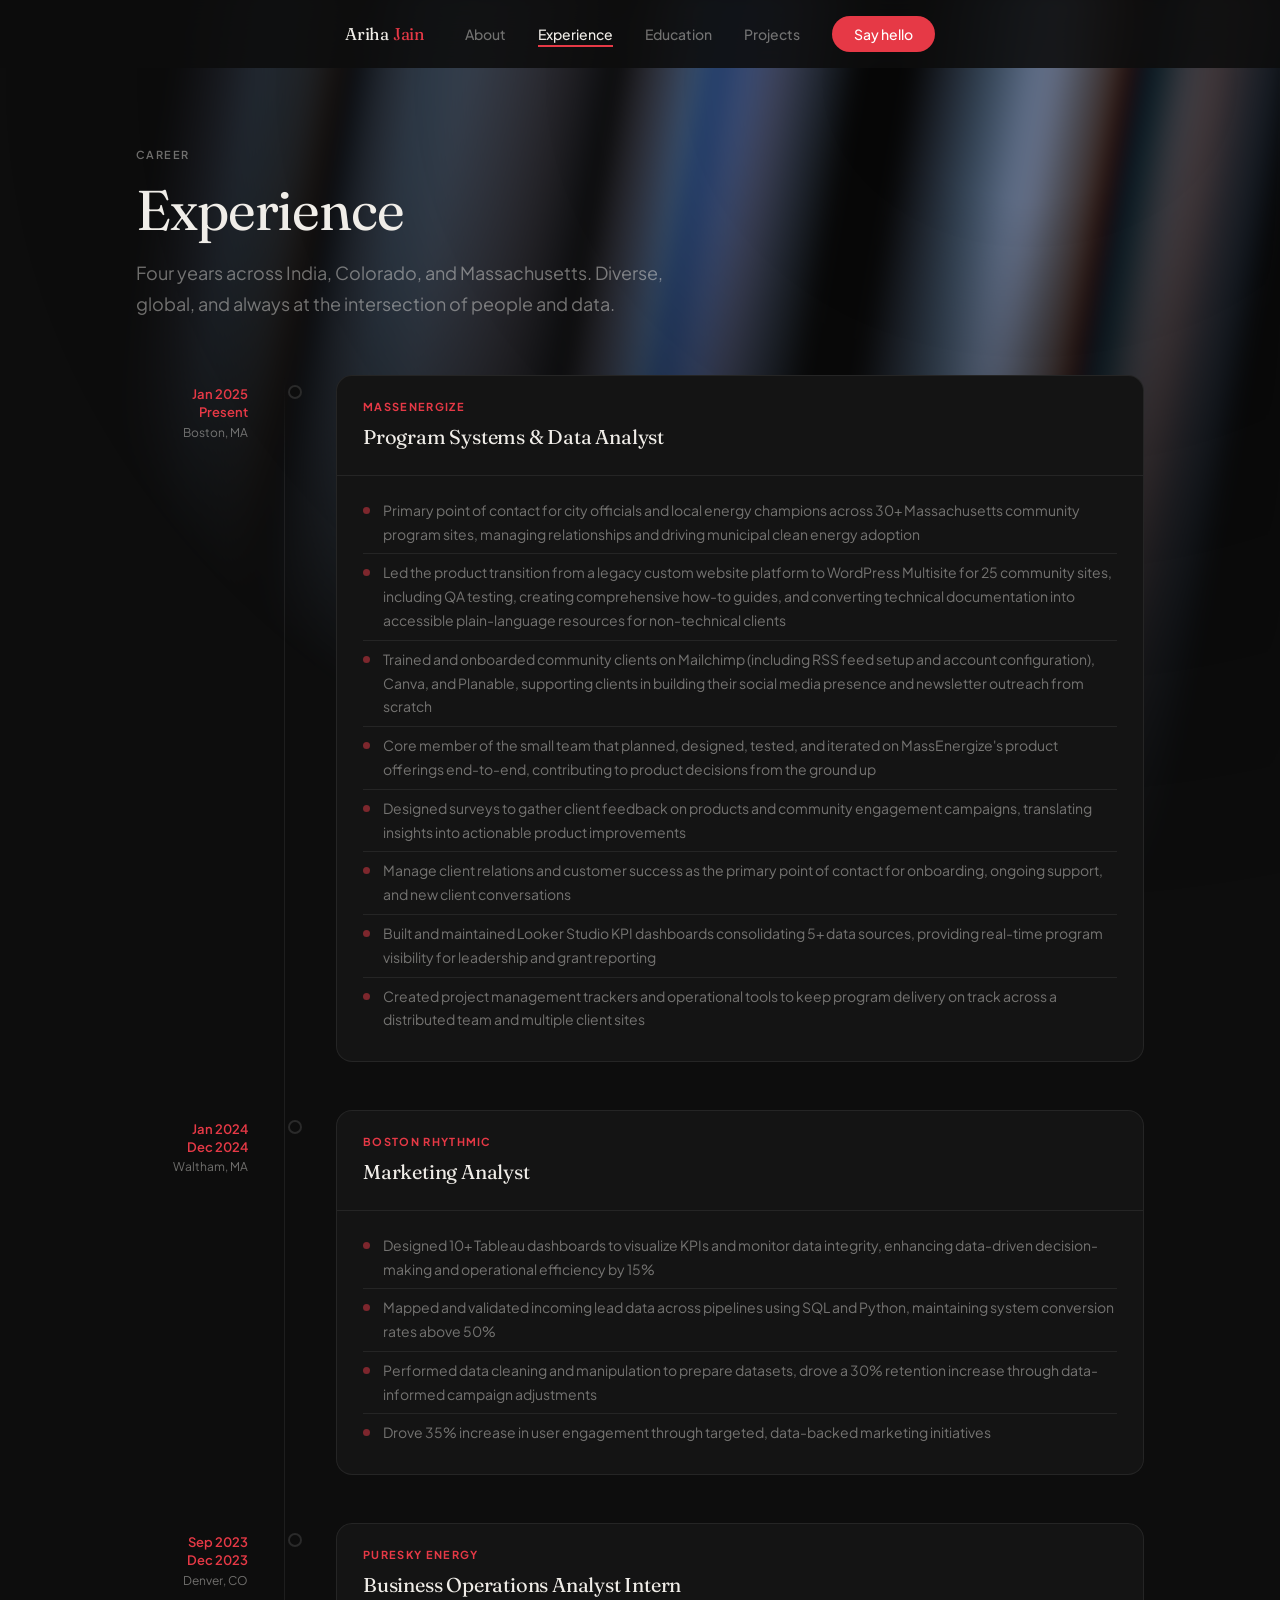
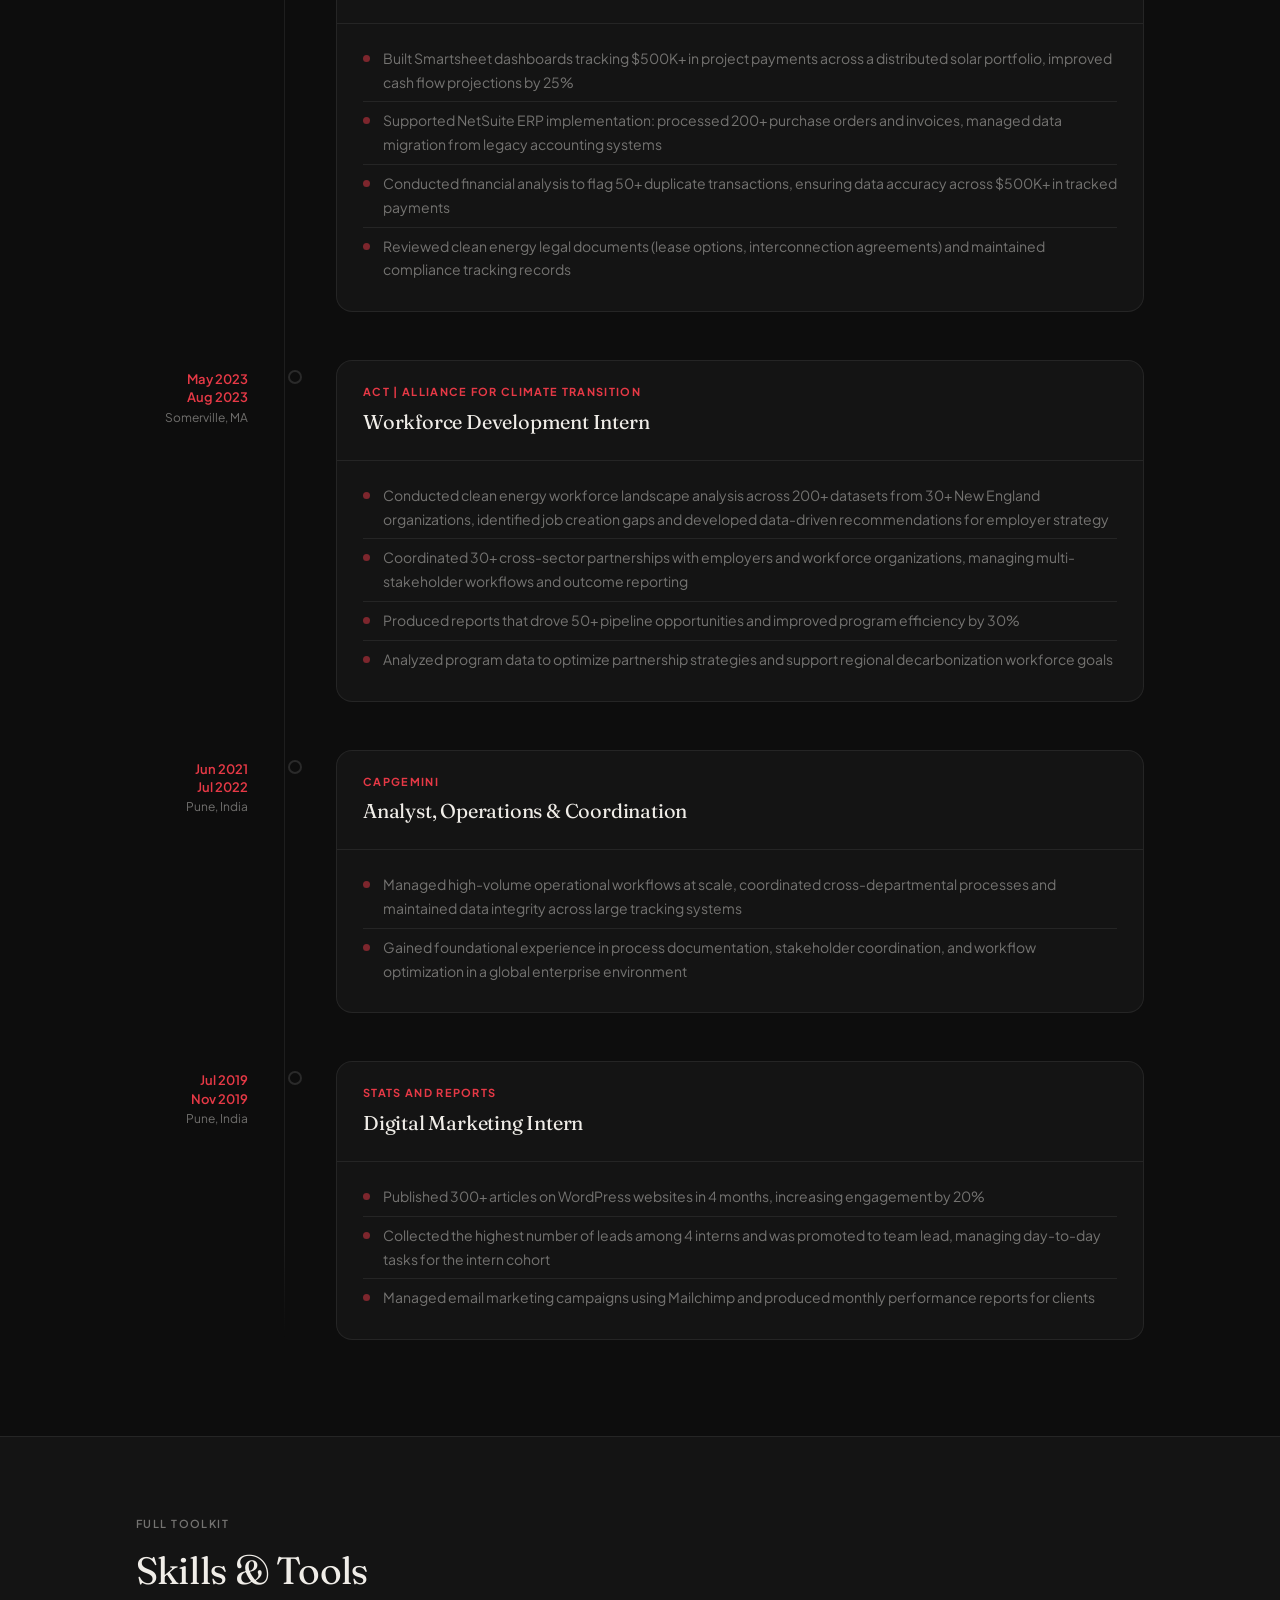
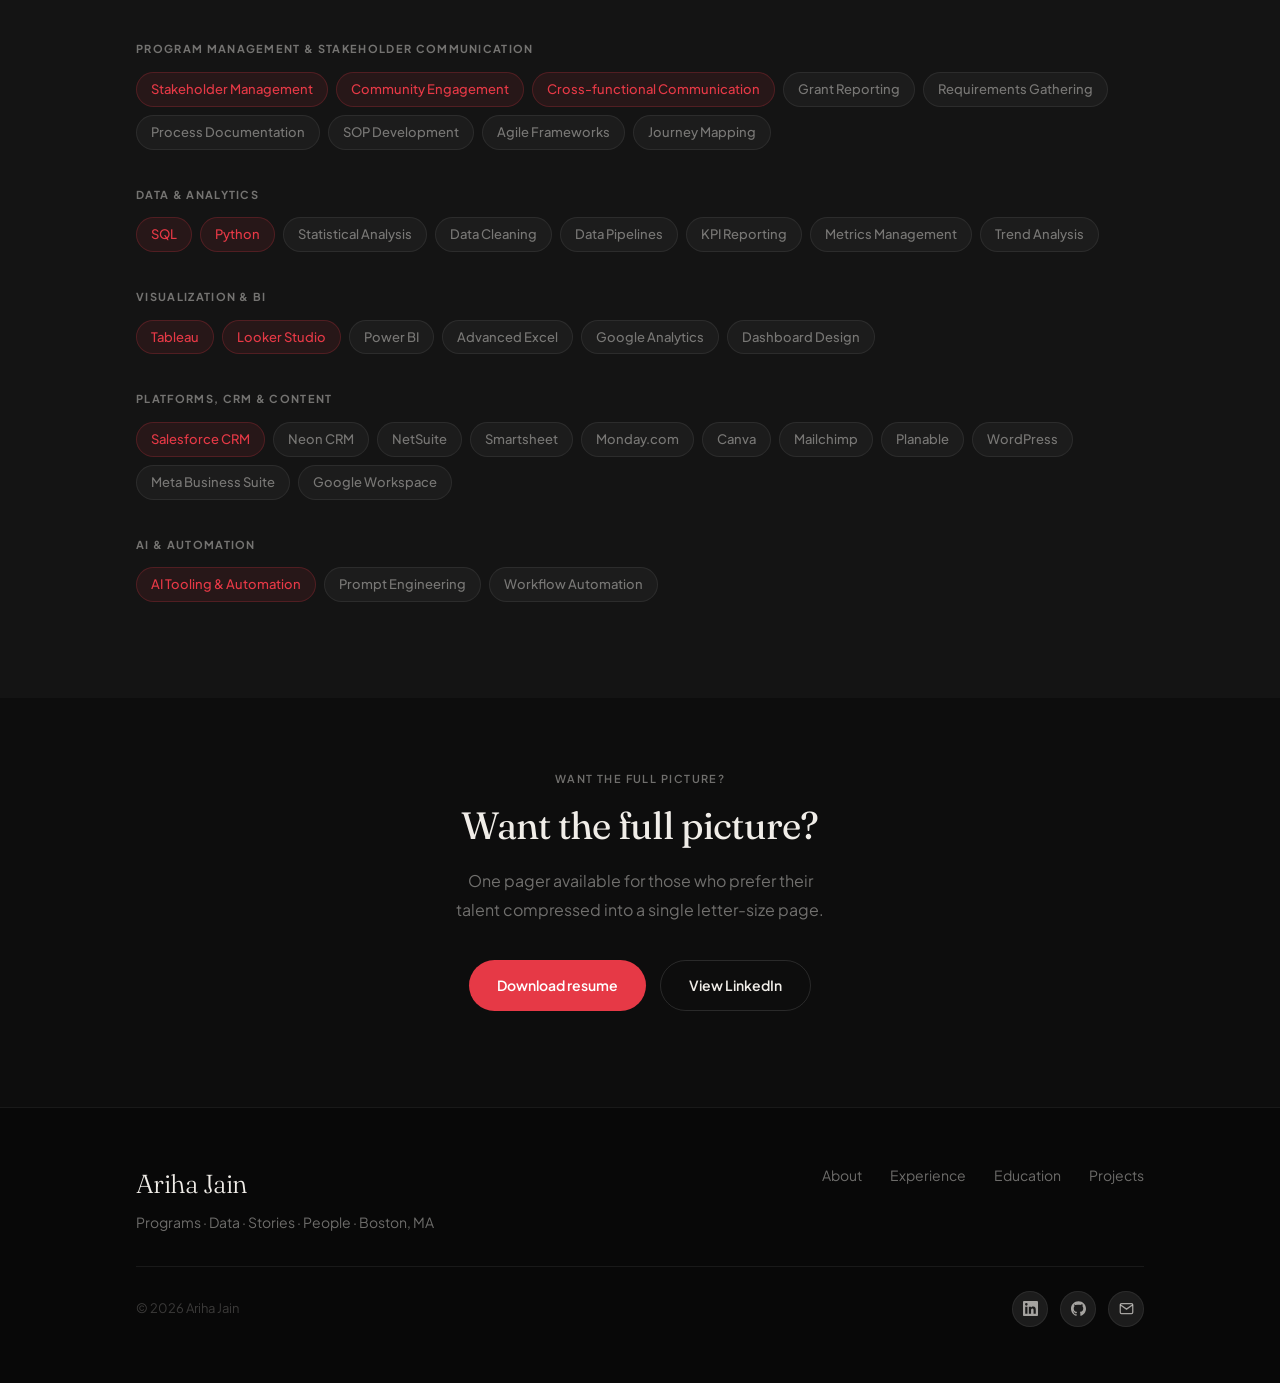
<file: experience.html>
<!DOCTYPE html>
<html lang="en">
<head>
  <meta charset="UTF-8">
  <meta name="viewport" content="width=device-width, initial-scale=1.0">
  <title>Experience — Ariha Jain</title>
  <meta name="description" content="Career experience of Ariha Jain — program manager, data analyst, and community connector.">
  <link rel="preconnect" href="https://fonts.googleapis.com">
  <link rel="preconnect" href="https://fonts.gstatic.com" crossorigin>
  <link href="https://fonts.googleapis.com/css2?family=Fraunces:ital,opsz,wght@0,9..144,300;0,9..144,400;1,9..144,300;1,9..144,400&family=Plus+Jakarta+Sans:wght@300;400;500;600&display=swap" rel="stylesheet">
  <link rel="stylesheet" href="css/style.css">
</head>
<body>

  <!-- ======== AURORA BACKGROUND ======== -->
  <div class="aurora-container" aria-hidden="true">
    <div class="aurora-layer"></div>
  </div>

  <!-- ======== NAV ======== -->
  <nav class="nav" id="main-nav">
    <div class="container">
      <div class="nav-inner">
        <a href="index.html" class="nav-logo">Ariha <span class="name-accent">Jain</span></a>
        <ul class="nav-links">
          <li><a href="about.html">About</a></li>
          <li><a href="experience.html" class="active">Experience</a></li>
          <li><a href="education.html">Education</a></li>
          <li><a href="projects.html">Projects</a></li>
          <li><a href="mailto:arihajain57@gmail.com" class="nav-cta">Say hello</a></li>
        </ul>
        <button class="nav-hamburger" id="hamburger" aria-label="Toggle menu">
          <span></span><span></span><span></span>
        </button>
      </div>
    </div>
    <div class="nav-mobile" id="mobile-menu">
      <a href="about.html">About</a>
      <a href="experience.html" class="active">Experience</a>
      <a href="education.html">Education</a>
      <a href="projects.html">Projects</a>
      <a href="mailto:arihajain57@gmail.com">Say hello</a>
    </div>
  </nav>

  <div class="page-wrapper">

    <!-- ======== PAGE HERO ======== -->
    <section class="page-hero">
      <div class="container">
        <span class="label fade-in">Career</span>
        <h1 class="fade-in delay-1">Experience</h1>
        <p class="page-intro fade-in delay-2">Four years across India, Colorado, and Massachusetts. Diverse, global, and always at the intersection of people and data.</p>
      </div>
    </section>

    <!-- ======== TIMELINE ======== -->
    <section class="timeline-section">
      <div class="container">
        <div class="timeline-wrapper">

          <!-- MassEnergize -->
          <div class="tl-item fade-in">
            <div class="tl-date">
              <div class="tl-date-text">Jan 2025<br>Present</div>
              <div class="tl-date-loc">Boston, MA</div>
            </div>
            <div class="tl-dot"></div>
            <div class="tl-card">
              <div class="tl-card-header">
                <div class="tl-company">MassEnergize</div>
                <div class="tl-role">Program Systems &amp; Data Analyst</div>
              </div>
              <div class="tl-card-body">
                <ul class="tl-bullets">
                  <li>Primary point of contact for city officials and local energy champions across 30+ Massachusetts community program sites, managing relationships and driving municipal clean energy adoption</li>
                  <li>Led the product transition from a legacy custom website platform to WordPress Multisite for 25 community sites, including QA testing, creating comprehensive how-to guides, and converting technical documentation into accessible plain-language resources for non-technical clients</li>
                  <li>Trained and onboarded community clients on Mailchimp (including RSS feed setup and account configuration), Canva, and Planable, supporting clients in building their social media presence and newsletter outreach from scratch</li>
                  <li>Core member of the small team that planned, designed, tested, and iterated on MassEnergize's product offerings end-to-end, contributing to product decisions from the ground up</li>
                  <li>Designed surveys to gather client feedback on products and community engagement campaigns, translating insights into actionable product improvements</li>
                  <li>Manage client relations and customer success as the primary point of contact for onboarding, ongoing support, and new client conversations</li>
                  <li>Built and maintained Looker Studio KPI dashboards consolidating 5+ data sources, providing real-time program visibility for leadership and grant reporting</li>
                  <li>Created project management trackers and operational tools to keep program delivery on track across a distributed team and multiple client sites</li>
                </ul>
              </div>
            </div>
          </div>

          <!-- Boston Rhythmic -->
          <div class="tl-item fade-in">
            <div class="tl-date">
              <div class="tl-date-text">Jan 2024<br>Dec 2024</div>
              <div class="tl-date-loc">Waltham, MA</div>
            </div>
            <div class="tl-dot"></div>
            <div class="tl-card">
              <div class="tl-card-header">
                <div class="tl-company">Boston Rhythmic</div>
                <div class="tl-role">Marketing Analyst</div>
              </div>
              <div class="tl-card-body">
                <ul class="tl-bullets">
                  <li>Designed 10+ Tableau dashboards to visualize KPIs and monitor data integrity, enhancing data-driven decision-making and operational efficiency by 15%</li>
                  <li>Mapped and validated incoming lead data across pipelines using SQL and Python, maintaining system conversion rates above 50%</li>
                  <li>Performed data cleaning and manipulation to prepare datasets, drove a 30% retention increase through data-informed campaign adjustments</li>
                  <li>Drove 35% increase in user engagement through targeted, data-backed marketing initiatives</li>
                </ul>
              </div>
            </div>
          </div>

          <!-- PureSky Energy -->
          <div class="tl-item fade-in">
            <div class="tl-date">
              <div class="tl-date-text">Sep 2023<br>Dec 2023</div>
              <div class="tl-date-loc">Denver, CO</div>
            </div>
            <div class="tl-dot"></div>
            <div class="tl-card">
              <div class="tl-card-header">
                <div class="tl-company">PureSky Energy</div>
                <div class="tl-role">Business Operations Analyst Intern</div>
              </div>
              <div class="tl-card-body">
                <ul class="tl-bullets">
                  <li>Built Smartsheet dashboards tracking $500K+ in project payments across a distributed solar portfolio, improved cash flow projections by 25%</li>
                  <li>Supported NetSuite ERP implementation: processed 200+ purchase orders and invoices, managed data migration from legacy accounting systems</li>
                  <li>Conducted financial analysis to flag 50+ duplicate transactions, ensuring data accuracy across $500K+ in tracked payments</li>
                  <li>Reviewed clean energy legal documents (lease options, interconnection agreements) and maintained compliance tracking records</li>
                </ul>
              </div>
            </div>
          </div>

          <!-- ACT -->
          <div class="tl-item fade-in">
            <div class="tl-date">
              <div class="tl-date-text">May 2023<br>Aug 2023</div>
              <div class="tl-date-loc">Somerville, MA</div>
            </div>
            <div class="tl-dot"></div>
            <div class="tl-card">
              <div class="tl-card-header">
                <div class="tl-company">ACT | Alliance for Climate Transition</div>
                <div class="tl-role">Workforce Development Intern</div>
              </div>
              <div class="tl-card-body">
                <ul class="tl-bullets">
                  <li>Conducted clean energy workforce landscape analysis across 200+ datasets from 30+ New England organizations, identified job creation gaps and developed data-driven recommendations for employer strategy</li>
                  <li>Coordinated 30+ cross-sector partnerships with employers and workforce organizations, managing multi-stakeholder workflows and outcome reporting</li>
                  <li>Produced reports that drove 50+ pipeline opportunities and improved program efficiency by 30%</li>
                  <li>Analyzed program data to optimize partnership strategies and support regional decarbonization workforce goals</li>
                </ul>
              </div>
            </div>
          </div>

          <!-- Capgemini -->
          <div class="tl-item fade-in">
            <div class="tl-date">
              <div class="tl-date-text">Jun 2021<br>Jul 2022</div>
              <div class="tl-date-loc">Pune, India</div>
            </div>
            <div class="tl-dot"></div>
            <div class="tl-card">
              <div class="tl-card-header">
                <div class="tl-company">Capgemini</div>
                <div class="tl-role">Analyst, Operations &amp; Coordination</div>
              </div>
              <div class="tl-card-body">
                <ul class="tl-bullets">
                  <li>Managed high-volume operational workflows at scale, coordinated cross-departmental processes and maintained data integrity across large tracking systems</li>
                  <li>Gained foundational experience in process documentation, stakeholder coordination, and workflow optimization in a global enterprise environment</li>
                </ul>
              </div>
            </div>
          </div>

          <!-- Stats and Reports -->
          <div class="tl-item fade-in">
            <div class="tl-date">
              <div class="tl-date-text">Jul 2019<br>Nov 2019</div>
              <div class="tl-date-loc">Pune, India</div>
            </div>
            <div class="tl-dot"></div>
            <div class="tl-card">
              <div class="tl-card-header">
                <div class="tl-company">Stats and Reports</div>
                <div class="tl-role">Digital Marketing Intern</div>
              </div>
              <div class="tl-card-body">
                <ul class="tl-bullets">
                  <li>Published 300+ articles on WordPress websites in 4 months, increasing engagement by 20%</li>
                  <li>Collected the highest number of leads among 4 interns and was promoted to team lead, managing day-to-day tasks for the intern cohort</li>
                  <li>Managed email marketing campaigns using Mailchimp and produced monthly performance reports for clients</li>
                </ul>
              </div>
            </div>
          </div>

        </div><!-- /timeline-wrapper -->
      </div>
    </section>

    <!-- ======== SKILLS ======== -->
    <section class="skills-section-block">
      <div class="container">
        <span class="label fade-in">Full toolkit</span>
        <h2 class="fade-in" style="margin-top: 14px;">Skills &amp; Tools</h2>

        <div class="skill-group fade-in">
          <div class="skill-group-label">Program Management &amp; Stakeholder Communication</div>
          <div class="skill-tags">
            <span class="tag tag-red">Stakeholder Management</span>
            <span class="tag tag-red">Community Engagement</span>
            <span class="tag tag-red">Cross-functional Communication</span>
            <span class="tag">Grant Reporting</span>
            <span class="tag">Requirements Gathering</span>
            <span class="tag">Process Documentation</span>
            <span class="tag">SOP Development</span>
            <span class="tag">Agile Frameworks</span>
            <span class="tag">Journey Mapping</span>
          </div>
        </div>

        <div class="skill-group fade-in delay-1">
          <div class="skill-group-label">Data &amp; Analytics</div>
          <div class="skill-tags">
            <span class="tag tag-red">SQL</span>
            <span class="tag tag-red">Python</span>
            <span class="tag">Statistical Analysis</span>
            <span class="tag">Data Cleaning</span>
            <span class="tag">Data Pipelines</span>
            <span class="tag">KPI Reporting</span>
            <span class="tag">Metrics Management</span>
            <span class="tag">Trend Analysis</span>
          </div>
        </div>

        <div class="skill-group fade-in delay-2">
          <div class="skill-group-label">Visualization &amp; BI</div>
          <div class="skill-tags">
            <span class="tag tag-red">Tableau</span>
            <span class="tag tag-red">Looker Studio</span>
            <span class="tag">Power BI</span>
            <span class="tag">Advanced Excel</span>
            <span class="tag">Google Analytics</span>
            <span class="tag">Dashboard Design</span>
          </div>
        </div>

        <div class="skill-group fade-in delay-3">
          <div class="skill-group-label">Platforms, CRM &amp; Content</div>
          <div class="skill-tags">
            <span class="tag tag-red">Salesforce CRM</span>
            <span class="tag">Neon CRM</span>
            <span class="tag">NetSuite</span>
            <span class="tag">Smartsheet</span>
            <span class="tag">Monday.com</span>
            <span class="tag">Canva</span>
            <span class="tag">Mailchimp</span>
            <span class="tag">Planable</span>
            <span class="tag">WordPress</span>
            <span class="tag">Meta Business Suite</span>
            <span class="tag">Google Workspace</span>
          </div>
        </div>

        <div class="skill-group fade-in delay-4">
          <div class="skill-group-label">AI &amp; Automation</div>
          <div class="skill-tags">
            <span class="tag tag-red">AI Tooling &amp; Automation</span>
            <span class="tag">Prompt Engineering</span>
            <span class="tag">Workflow Automation</span>
          </div>
        </div>

      </div>
    </section>

    <!-- ======== RESUME CTA ======== -->
    <section style="padding: 72px 0 96px;">
      <div class="container" style="text-align: center;">
        <span class="label fade-in" style="display: block; margin-bottom: 16px;">Want the full picture?</span>
        <h2 class="fade-in" style="margin-bottom: 20px;">Want the full picture?</h2>
        <p class="fade-in delay-1" style="color: var(--text-muted); max-width: 380px; margin: 0 auto 36px; font-size: 16px;">One pager available for those who prefer their talent compressed into a single letter-size page.</p>
        <div class="fade-in delay-2" style="display: flex; gap: 14px; justify-content: center; flex-wrap: wrap;">
          <a href="https://drive.google.com/file/d/1yZIa4uyOr-9CDV9fdLXm8XXiEF2bAgte/view?usp=sharing" target="_blank" rel="noopener" class="btn btn-primary">Download resume</a>
          <a href="https://www.linkedin.com/in/ariha-jain/" target="_blank" rel="noopener" class="btn btn-outline">View LinkedIn</a>
        </div>
      </div>
    </section>

  </div><!-- /page-wrapper -->

  <!-- ======== FOOTER ======== -->
  <footer class="footer">
    <div class="container">
      <div class="footer-top">
        <div>
          <div class="footer-name">Ariha Jain</div>
          <div class="footer-tagline">Programs · Data · Stories · People · Boston, MA</div>
        </div>
        <div class="footer-links">
          <a href="about.html">About</a>
          <a href="experience.html">Experience</a>
          <a href="education.html">Education</a>
          <a href="projects.html">Projects</a>
        </div>
      </div>
      <hr class="footer-divider">
      <div class="footer-bottom">
        <span class="footer-copy">© 2026 Ariha Jain</span>
        <div class="footer-socials">
          <a href="https://www.linkedin.com/in/ariha-jain/" target="_blank" rel="noopener" class="footer-social" aria-label="LinkedIn">
            <svg viewBox="0 0 24 24" fill="rgba(240,237,232,0.65)"><path d="M20.447 20.452h-3.554v-5.569c0-1.328-.027-3.037-1.852-3.037-1.853 0-2.136 1.445-2.136 2.939v5.667H9.351V9h3.414v1.561h.046c.477-.9 1.637-1.85 3.37-1.85 3.601 0 4.267 2.37 4.267 5.455v6.286zM5.337 7.433a2.062 2.062 0 0 1-2.063-2.065 2.064 2.064 0 1 1 2.063 2.065zm1.782 13.019H3.555V9h3.564v11.452zM22.225 0H1.771C.792 0 0 .774 0 1.729v20.542C0 23.227.792 24 1.771 24h20.451C23.2 24 24 23.227 24 22.271V1.729C24 .774 23.2 0 22.222 0h.003z"/></svg>
          </a>
          <a href="https://github.com/arihaj" target="_blank" rel="noopener" class="footer-social" aria-label="GitHub">
            <svg viewBox="0 0 24 24" fill="rgba(240,237,232,0.65)"><path d="M12 .297c-6.63 0-12 5.373-12 12 0 5.303 3.438 9.8 8.205 11.385.6.113.82-.258.82-.577 0-.285-.01-1.04-.015-2.04-3.338.724-4.042-1.61-4.042-1.61C4.422 18.07 3.633 17.7 3.633 17.7c-1.087-.744.084-.729.084-.729 1.205.084 1.838 1.236 1.838 1.236 1.07 1.835 2.809 1.305 3.495.998.108-.776.417-1.305.76-1.605-2.665-.3-5.466-1.332-5.466-5.93 0-1.31.465-2.38 1.235-3.22-.135-.303-.54-1.523.105-3.176 0 0 1.005-.322 3.3 1.23.96-.267 1.98-.399 3-.405 1.02.006 2.04.138 3 .405 2.28-1.552 3.285-1.23 3.285-1.23.645 1.653.24 2.873.12 3.176.765.84 1.23 1.91 1.23 3.22 0 4.61-2.805 5.625-5.475 5.92.42.36.81 1.096.81 2.22 0 1.606-.015 2.896-.015 3.286 0 .315.21.69.825.57C20.565 22.092 24 17.592 24 12.297c0-6.627-5.373-12-12-12"/></svg>
          </a>
          <a href="mailto:arihajain57@gmail.com" class="footer-social" aria-label="Email">
            <svg viewBox="0 0 24 24" fill="none" stroke="rgba(240,237,232,0.65)" stroke-width="2"><path d="M4 4h16c1.1 0 2 .9 2 2v12c0 1.1-.9 2-2 2H4c-1.1 0-2-.9-2-2V6c0-1.1.9-2 2-2z"/><polyline points="22,6 12,13 2,6"/></svg>
          </a>
        </div>
      </div>
    </div>
  </footer>

  <script src="js/script.js"></script>
</body>
</html>
</file>
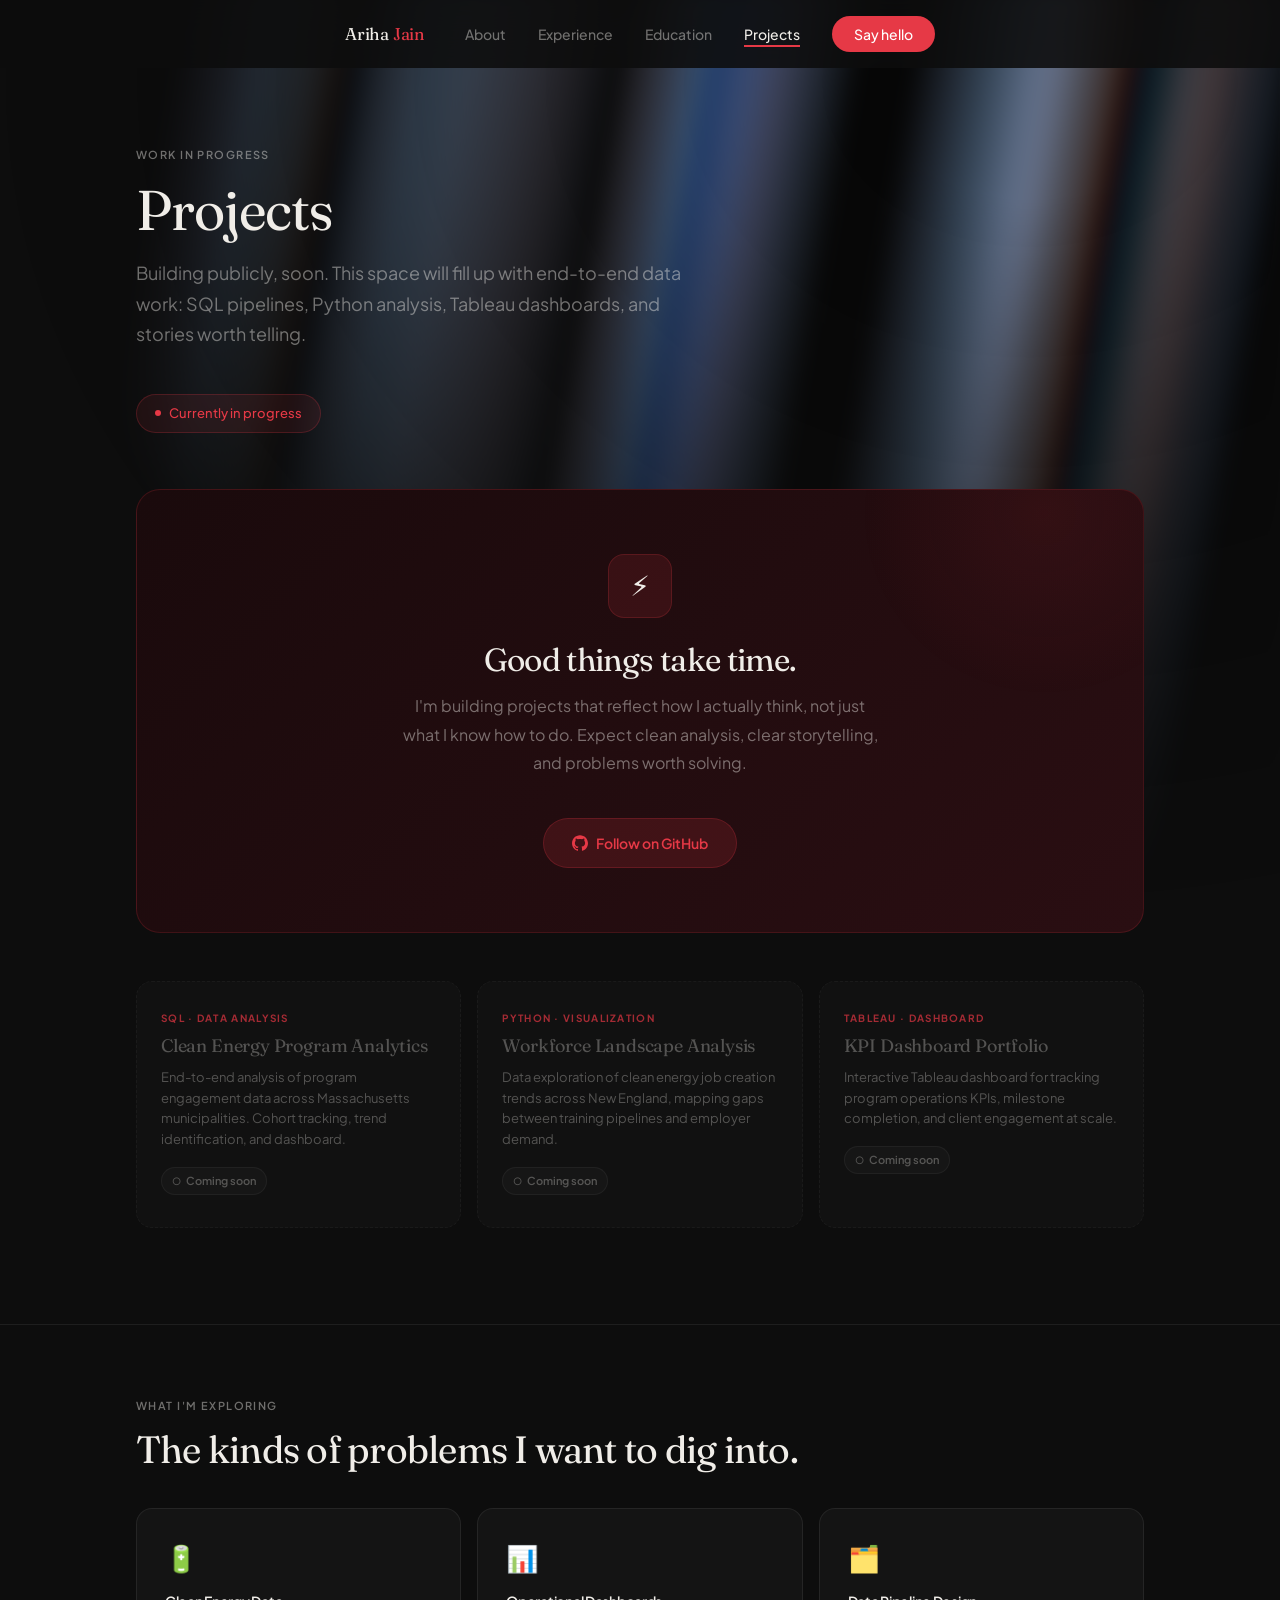
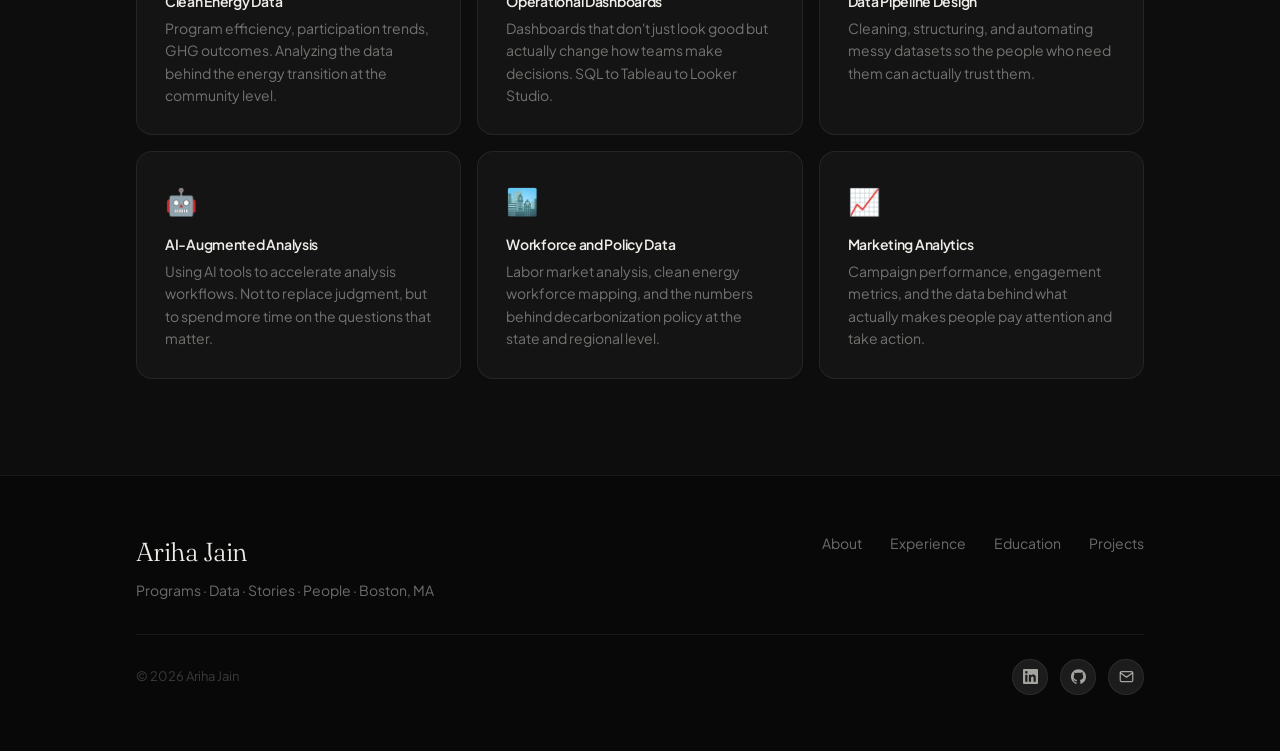
<file: projects.html>
<!DOCTYPE html>
<html lang="en">
<head>
  <meta charset="UTF-8">
  <meta name="viewport" content="width=device-width, initial-scale=1.0">
  <title>Projects — Ariha Jain</title>
  <meta name="description" content="Data projects by Ariha Jain — coming soon.">
  <link rel="preconnect" href="https://fonts.googleapis.com">
  <link rel="preconnect" href="https://fonts.gstatic.com" crossorigin>
  <link href="https://fonts.googleapis.com/css2?family=Fraunces:ital,opsz,wght@0,9..144,300;0,9..144,400;1,9..144,300;1,9..144,400&family=Plus+Jakarta+Sans:wght@300;400;500;600&display=swap" rel="stylesheet">
  <link rel="stylesheet" href="css/style.css">
  <style>
    .projects-hero-note {
      margin-top: 20px;
      display: inline-flex;
      align-items: center;
      gap: 8px;
      padding: 8px 18px;
      background: var(--red-pale);
      border: 1px solid var(--red-border);
      border-radius: 100px;
      font-size: 13px;
      font-weight: 500;
      color: var(--red);
    }
    .projects-hero-note::before {
      content: '';
      width: 6px; height: 6px;
      border-radius: 50%;
      background: var(--red);
      animation: pulse 2s ease infinite;
    }
    .project-area-grid {
      display: grid;
      grid-template-columns: repeat(auto-fit, minmax(260px, 1fr));
      gap: 16px;
      margin-top: 36px;
    }
    .project-area-card {
      padding: 28px;
      background: var(--surface);
      border: 1px solid var(--border);
      border-radius: var(--radius-md);
      transition: border-color var(--transition), transform var(--transition);
    }
    .project-area-card:hover { border-color: var(--border-up); transform: translateY(-2px); }
    .project-area-icon {
      font-size: 26px;
      margin-bottom: 14px;
      display: block;
    }
    .project-area-card h4 {
      font-family: var(--font-body);
      font-size: 14px;
      font-weight: 600;
      color: var(--text);
      margin-bottom: 8px;
    }
    .project-area-card p {
      font-size: 14px;
      color: var(--text-muted);
      line-height: 1.6;
    }
  </style>
</head>
<body>

  <!-- ======== AURORA BACKGROUND ======== -->
  <div class="aurora-container" aria-hidden="true">
    <div class="aurora-layer"></div>
  </div>

  <!-- ======== NAV ======== -->
  <nav class="nav" id="main-nav">
    <div class="container">
      <div class="nav-inner">
        <a href="index.html" class="nav-logo">Ariha <span class="name-accent">Jain</span></a>
        <ul class="nav-links">
          <li><a href="about.html">About</a></li>
          <li><a href="experience.html">Experience</a></li>
          <li><a href="education.html">Education</a></li>
          <li><a href="projects.html" class="active">Projects</a></li>
          <li><a href="mailto:arihajain57@gmail.com" class="nav-cta">Say hello</a></li>
        </ul>
        <button class="nav-hamburger" id="hamburger" aria-label="Toggle menu">
          <span></span><span></span><span></span>
        </button>
      </div>
    </div>
    <div class="nav-mobile" id="mobile-menu">
      <a href="about.html">About</a>
      <a href="experience.html">Experience</a>
      <a href="education.html">Education</a>
      <a href="projects.html" class="active">Projects</a>
      <a href="mailto:arihajain57@gmail.com">Say hello</a>
    </div>
  </nav>

  <div class="page-wrapper">

    <!-- ======== PAGE HERO ======== -->
    <section class="page-hero">
      <div class="container">
        <span class="label fade-in">Work in progress</span>
        <h1 class="fade-in delay-1">Projects</h1>
        <p class="page-intro fade-in delay-2">Building publicly, soon. This space will fill up with end-to-end data work: SQL pipelines, Python analysis, Tableau dashboards, and stories worth telling.</p>
        <div class="fade-in delay-3" style="margin-top: 24px;">
          <span class="projects-hero-note">Currently in progress</span>
        </div>
      </div>
    </section>

    <!-- ======== COMING SOON ======== -->
    <section class="projects-section">
      <div class="container">

        <div class="coming-banner fade-in">
          <div class="coming-icon">⚡</div>
          <h2>Good things take time.</h2>
          <p>I'm building projects that reflect how I actually think, not just what I know how to do. Expect clean analysis, clear storytelling, and problems worth solving.</p>
          <a href="https://github.com/arihaj" target="_blank" rel="noopener" class="btn" style="background: rgba(230,57,70,0.15); color: var(--red); border: 1px solid var(--red-border); margin-top: 8px;">
            <svg width="16" height="16" viewBox="0 0 24 24" fill="currentColor"><path d="M12 .297c-6.63 0-12 5.373-12 12 0 5.303 3.438 9.8 8.205 11.385.6.113.82-.258.82-.577 0-.285-.01-1.04-.015-2.04-3.338.724-4.042-1.61-4.042-1.61C4.422 18.07 3.633 17.7 3.633 17.7c-1.087-.744.084-.729.084-.729 1.205.084 1.838 1.236 1.838 1.236 1.07 1.835 2.809 1.305 3.495.998.108-.776.417-1.305.76-1.605-2.665-.3-5.466-1.332-5.466-5.93 0-1.31.465-2.38 1.235-3.22-.135-.303-.54-1.523.105-3.176 0 0 1.005-.322 3.3 1.23.96-.267 1.98-.399 3-.405 1.02.006 2.04.138 3 .405 2.28-1.552 3.285-1.23 3.285-1.23.645 1.653.24 2.873.12 3.176.765.84 1.23 1.91 1.23 3.22 0 4.61-2.805 5.625-5.475 5.92.42.36.81 1.096.81 2.22 0 1.606-.015 2.896-.015 3.286 0 .315.21.69.825.57C20.565 22.092 24 17.592 24 12.297c0-6.627-5.373-12-12-12"/></svg>
            Follow on GitHub
          </a>
        </div>

        <!-- Project placeholders -->
        <div class="project-placeholders fade-in delay-1">

          <div class="project-ph">
            <div class="project-ph-type">SQL · Data Analysis</div>
            <h4>Clean Energy Program Analytics</h4>
            <p>End-to-end analysis of program engagement data across Massachusetts municipalities. Cohort tracking, trend identification, and dashboard.</p>
            <span class="project-ph-badge">Coming soon</span>
          </div>

          <div class="project-ph">
            <div class="project-ph-type">Python · Visualization</div>
            <h4>Workforce Landscape Analysis</h4>
            <p>Data exploration of clean energy job creation trends across New England, mapping gaps between training pipelines and employer demand.</p>
            <span class="project-ph-badge">Coming soon</span>
          </div>

          <div class="project-ph">
            <div class="project-ph-type">Tableau · Dashboard</div>
            <h4>KPI Dashboard Portfolio</h4>
            <p>Interactive Tableau dashboard for tracking program operations KPIs, milestone completion, and client engagement at scale.</p>
            <span class="project-ph-badge">Coming soon</span>
          </div>

        </div>

      </div>
    </section>

    <!-- ======== AREAS OF INTEREST ======== -->
    <section style="padding: 0 0 96px; border-top: 1px solid var(--border);">
      <div class="container" style="padding-top: 72px;">
        <span class="label fade-in" style="display: block; margin-bottom: 14px;">What I'm exploring</span>
        <h2 class="fade-in">The kinds of problems I want to dig into.</h2>

        <div class="project-area-grid">
          <div class="project-area-card fade-in">
            <span class="project-area-icon">🔋</span>
            <h4>Clean Energy Data</h4>
            <p>Program efficiency, participation trends, GHG outcomes. Analyzing the data behind the energy transition at the community level.</p>
          </div>
          <div class="project-area-card fade-in delay-1">
            <span class="project-area-icon">📊</span>
            <h4>Operational Dashboards</h4>
            <p>Dashboards that don't just look good but actually change how teams make decisions. SQL to Tableau to Looker Studio.</p>
          </div>
          <div class="project-area-card fade-in delay-1">
            <span class="project-area-icon">🗂️</span>
            <h4>Data Pipeline Design</h4>
            <p>Cleaning, structuring, and automating messy datasets so the people who need them can actually trust them.</p>
          </div>
          <div class="project-area-card fade-in delay-2">
            <span class="project-area-icon">🤖</span>
            <h4>AI-Augmented Analysis</h4>
            <p>Using AI tools to accelerate analysis workflows. Not to replace judgment, but to spend more time on the questions that matter.</p>
          </div>
          <div class="project-area-card fade-in delay-2">
            <span class="project-area-icon">🏙️</span>
            <h4>Workforce and Policy Data</h4>
            <p>Labor market analysis, clean energy workforce mapping, and the numbers behind decarbonization policy at the state and regional level.</p>
          </div>
          <div class="project-area-card fade-in delay-3">
            <span class="project-area-icon">📈</span>
            <h4>Marketing Analytics</h4>
            <p>Campaign performance, engagement metrics, and the data behind what actually makes people pay attention and take action.</p>
          </div>
        </div>

      </div>
    </section>

  </div><!-- /page-wrapper -->

  <!-- ======== FOOTER ======== -->
  <footer class="footer">
    <div class="container">
      <div class="footer-top">
        <div>
          <div class="footer-name">Ariha Jain</div>
          <div class="footer-tagline">Programs · Data · Stories · People · Boston, MA</div>
        </div>
        <div class="footer-links">
          <a href="about.html">About</a>
          <a href="experience.html">Experience</a>
          <a href="education.html">Education</a>
          <a href="projects.html">Projects</a>
        </div>
      </div>
      <hr class="footer-divider">
      <div class="footer-bottom">
        <span class="footer-copy">© 2026 Ariha Jain</span>
        <div class="footer-socials">
          <a href="https://www.linkedin.com/in/ariha-jain/" target="_blank" rel="noopener" class="footer-social" aria-label="LinkedIn">
            <svg viewBox="0 0 24 24" fill="rgba(240,237,232,0.65)"><path d="M20.447 20.452h-3.554v-5.569c0-1.328-.027-3.037-1.852-3.037-1.853 0-2.136 1.445-2.136 2.939v5.667H9.351V9h3.414v1.561h.046c.477-.9 1.637-1.85 3.37-1.85 3.601 0 4.267 2.37 4.267 5.455v6.286zM5.337 7.433a2.062 2.062 0 0 1-2.063-2.065 2.064 2.064 0 1 1 2.063 2.065zm1.782 13.019H3.555V9h3.564v11.452zM22.225 0H1.771C.792 0 0 .774 0 1.729v20.542C0 23.227.792 24 1.771 24h20.451C23.2 24 24 23.227 24 22.271V1.729C24 .774 23.2 0 22.222 0h.003z"/></svg>
          </a>
          <a href="https://github.com/arihaj" target="_blank" rel="noopener" class="footer-social" aria-label="GitHub">
            <svg viewBox="0 0 24 24" fill="rgba(240,237,232,0.65)"><path d="M12 .297c-6.63 0-12 5.373-12 12 0 5.303 3.438 9.8 8.205 11.385.6.113.82-.258.82-.577 0-.285-.01-1.04-.015-2.04-3.338.724-4.042-1.61-4.042-1.61C4.422 18.07 3.633 17.7 3.633 17.7c-1.087-.744.084-.729.084-.729 1.205.084 1.838 1.236 1.838 1.236 1.07 1.835 2.809 1.305 3.495.998.108-.776.417-1.305.76-1.605-2.665-.3-5.466-1.332-5.466-5.93 0-1.31.465-2.38 1.235-3.22-.135-.303-.54-1.523.105-3.176 0 0 1.005-.322 3.3 1.23.96-.267 1.98-.399 3-.405 1.02.006 2.04.138 3 .405 2.28-1.552 3.285-1.23 3.285-1.23.645 1.653.24 2.873.12 3.176.765.84 1.23 1.91 1.23 3.22 0 4.61-2.805 5.625-5.475 5.92.42.36.81 1.096.81 2.22 0 1.606-.015 2.896-.015 3.286 0 .315.21.69.825.57C20.565 22.092 24 17.592 24 12.297c0-6.627-5.373-12-12-12"/></svg>
          </a>
          <a href="mailto:arihajain57@gmail.com" class="footer-social" aria-label="Email">
            <svg viewBox="0 0 24 24" fill="none" stroke="rgba(240,237,232,0.65)" stroke-width="2"><path d="M4 4h16c1.1 0 2 .9 2 2v12c0 1.1-.9 2-2 2H4c-1.1 0-2-.9-2-2V6c0-1.1.9-2 2-2z"/><polyline points="22,6 12,13 2,6"/></svg>
          </a>
        </div>
      </div>
    </div>
  </footer>

  <script src="js/script.js"></script>
</body>
</html>
</file>
<file: css/style.css>
/* =====================================================
   ARIHA JAIN — PORTFOLIO
   Design: Dark, minimal, human, playful
   Palette: Near-black · Vivid red · Warm white
   Fonts: Fraunces (display) · Plus Jakarta Sans (body)
   ===================================================== */

/* ---- Variables ---- */
:root {
  --bg: #0D0D0D;
  --surface: #141414;
  --surface-up: #1C1C1C;
  --red: #E63946;
  --red-dark: #C1121F;
  --red-pale: rgba(230, 57, 70, 0.09);
  --red-border: rgba(230, 57, 70, 0.22);
  --text: #F0EDE8;
  --text-muted: rgba(240, 237, 232, 0.44);
  --border: rgba(255, 255, 255, 0.07);
  --border-up: rgba(255, 255, 255, 0.12);
  --white: #FFFFFF;

  --font-display: 'Fraunces', Georgia, serif;
  --font-body: 'Plus Jakarta Sans', system-ui, -apple-system, sans-serif;

  --max-width: 1080px;
  --nav-height: 68px;
  --section-v: 96px;

  --radius-sm: 8px;
  --radius-md: 16px;
  --radius-lg: 24px;

  --shadow-sm: 0 2px 12px rgba(0, 0, 0, 0.5);
  --shadow-md: 0 8px 40px rgba(0, 0, 0, 0.6);
  --shadow-red: 0 8px 32px rgba(230, 57, 70, 0.22);

  --transition: 0.28s ease;
}

/* ---- Reset ---- */
*, *::before, *::after { box-sizing: border-box; margin: 0; padding: 0; }
html { scroll-behavior: smooth; font-size: 16px; }
body {
  background: var(--bg);
  color: var(--text);
  font-family: var(--font-body);
  font-weight: 400;
  line-height: 1.6;
  -webkit-font-smoothing: antialiased;
  -moz-osx-font-smoothing: grayscale;
  isolation: isolate; /* creates stacking context so aurora z-index works correctly */
}

/* =====================================================
   AURORA BACKGROUND
   ===================================================== */
.aurora-container {
  position: fixed;
  inset: 0;
  z-index: -1;
  overflow: hidden;
  pointer-events: none;
}

.aurora-layer {
  position: absolute;
  inset: -10px;
  opacity: 0.5;
  will-change: transform;
  filter: blur(10px);
  background-image:
    repeating-linear-gradient(100deg, #000 0%, #000 7%, transparent 10%, transparent 12%, #000 16%),
    repeating-linear-gradient(100deg, #3b82f6 10%, #a5b4fc 15%, #93c5fd 20%, #ddd6fe 25%, #60a5fa 30%);
  background-size: 300%, 200%;
  background-position: 50% 50%, 50% 50%;
  mask-image: radial-gradient(ellipse at 80% 10%, black 10%, transparent 70%);
  -webkit-mask-image: radial-gradient(ellipse at 80% 10%, black 10%, transparent 70%);
  animation: aurora 60s linear infinite;
}

.aurora-layer::after {
  content: '';
  position: absolute;
  inset: 0;
  background-image:
    repeating-linear-gradient(100deg, #000 0%, #000 7%, transparent 10%, transparent 12%, #000 16%),
    repeating-linear-gradient(100deg, #3b82f6 10%, #a5b4fc 15%, #93c5fd 20%, #ddd6fe 25%, #60a5fa 30%);
  background-size: 200%, 100%;
  background-attachment: fixed;
  mix-blend-mode: difference;
  animation: aurora 60s linear infinite;
}

@keyframes aurora {
  from { background-position: 50% 50%, 50% 50%; }
  to   { background-position: 350% 50%, 350% 50%; }
}
img { max-width: 100%; display: block; }
a { color: inherit; text-decoration: none; }
ul { list-style: none; }
button { cursor: pointer; }

/* ---- Container ---- */
.container {
  max-width: var(--max-width);
  margin: 0 auto;
  padding: 0 36px;
}

/* ---- Type scale ---- */
h1, h2, h3, h4 {
  font-family: var(--font-display);
  font-weight: 400;
  line-height: 1.15;
  letter-spacing: -0.02em;
  color: var(--text);
}
h1 { font-size: clamp(36px, 5vw, 56px); }
h2 { font-size: clamp(26px, 3vw, 38px); }
h3 { font-size: clamp(18px, 2vw, 22px); }

p {
  font-size: 17px;
  line-height: 1.78;
  color: var(--text);
}

.label {
  display: inline-block;
  font-family: var(--font-body);
  font-size: 11px;
  font-weight: 600;
  letter-spacing: 0.13em;
  text-transform: uppercase;
  color: var(--text-muted);
}

/* =====================================================
   NAVIGATION
   ===================================================== */
.nav {
  position: fixed;
  top: 0; left: 0; right: 0;
  z-index: 100;
  height: var(--nav-height);
  display: flex;
  align-items: center;
  background: rgba(13, 13, 13, 0.88);
  backdrop-filter: blur(20px);
  -webkit-backdrop-filter: blur(20px);
  border-bottom: 1px solid transparent;
  transition: border-color var(--transition), box-shadow var(--transition);
}
.nav.scrolled {
  border-color: var(--border);
  box-shadow: 0 1px 0 rgba(255,255,255,0.04);
}
.nav-inner {
  display: flex;
  align-items: center;
  justify-content: space-between;
  gap: 40px;
  width: 100%;
}
.nav-logo {
  font-family: var(--font-display);
  font-size: 17px;
  font-weight: 400;
  letter-spacing: -0.01em;
  color: var(--text);
  white-space: nowrap;
  flex-shrink: 0;
}
.nav-logo .name-accent { color: var(--red); }

.nav-links {
  display: flex;
  align-items: center;
  gap: 32px;
}
.nav-links a {
  font-size: 14px;
  font-weight: 500;
  color: var(--text-muted);
  transition: color var(--transition);
  position: relative;
}
.nav-links a::after {
  content: '';
  position: absolute;
  bottom: -4px; left: 0; right: 0;
  height: 1.5px;
  background: var(--red);
  transform: scaleX(0);
  transform-origin: left;
  transition: transform var(--transition);
}
.nav-links a:hover,
.nav-links a.active { color: var(--text); }
.nav-links a:hover::after,
.nav-links a.active::after { transform: scaleX(1); }

.nav-cta {
  padding: 9px 22px !important;
  background: var(--red) !important;
  color: var(--white) !important;
  border-radius: 100px;
  transition: background var(--transition), transform var(--transition) !important;
}
.nav-cta::after { display: none !important; }
.nav-cta:hover { background: var(--red-dark) !important; transform: translateY(-1px) !important; }

/* Hamburger */
.nav-hamburger {
  display: none;
  flex-direction: column;
  gap: 5px;
  background: none;
  border: none;
  padding: 4px;
}
.nav-hamburger span {
  display: block;
  width: 22px; height: 2px;
  background: var(--text);
  border-radius: 2px;
  transition: all 0.3s ease;
}
.nav-hamburger.open span:nth-child(1) { transform: rotate(45deg) translate(5px, 5px); }
.nav-hamburger.open span:nth-child(2) { opacity: 0; }
.nav-hamburger.open span:nth-child(3) { transform: rotate(-45deg) translate(5px, -5px); }

/* Mobile nav */
.nav-mobile {
  display: none;
  position: fixed;
  top: var(--nav-height); left: 0; right: 0;
  background: var(--surface);
  border-bottom: 1px solid var(--border);
  padding: 20px 36px 28px;
  z-index: 99;
  flex-direction: column;
  gap: 0;
  transform: translateY(-110%);
  transition: transform 0.3s ease;
  box-shadow: var(--shadow-md);
}
.nav-mobile.open { transform: translateY(0); }
.nav-mobile a {
  font-size: 16px;
  font-weight: 500;
  color: var(--text);
  padding: 14px 0;
  border-bottom: 1px solid var(--border);
  display: block;
}
.nav-mobile a:last-child { border-bottom: none; color: var(--red); }

/* =====================================================
   PAGE LAYOUT
   ===================================================== */
.page-wrapper { padding-top: var(--nav-height); min-height: 100vh; }
section { padding: var(--section-v) 0; }

/* =====================================================
   ANIMATIONS
   ===================================================== */
.fade-in {
  opacity: 0;
  transform: translateY(22px);
  transition: opacity 0.65s ease, transform 0.65s ease;
}
.fade-in.visible { opacity: 1; transform: translateY(0); }
.delay-1 { transition-delay: 0.10s; }
.delay-2 { transition-delay: 0.20s; }
.delay-3 { transition-delay: 0.30s; }
.delay-4 { transition-delay: 0.40s; }

/* =====================================================
   BUTTONS
   ===================================================== */
.btn {
  display: inline-flex;
  align-items: center;
  gap: 8px;
  padding: 13px 28px;
  border-radius: 100px;
  font-family: var(--font-body);
  font-size: 14px;
  font-weight: 600;
  border: none;
  cursor: pointer;
  transition: all var(--transition);
  white-space: nowrap;
}
.btn-primary {
  background: var(--red);
  color: var(--white);
}
.btn-primary:hover {
  background: var(--red-dark);
  transform: translateY(-3px) scale(1.02);
  box-shadow: var(--shadow-red);
}
.btn-outline {
  background: transparent;
  color: var(--text);
  border: 1.5px solid var(--border-up);
}
.btn-outline:hover {
  border-color: var(--text-muted);
  transform: translateY(-2px);
}

/* =====================================================
   TAGS / CHIPS
   ===================================================== */
.tag {
  display: inline-flex;
  align-items: center;
  padding: 6px 14px;
  background: var(--surface-up);
  border: 1px solid var(--border);
  border-radius: 100px;
  font-size: 13px;
  font-weight: 500;
  color: var(--text-muted);
  transition: all var(--transition);
}
.tag:hover { background: #242424; color: var(--text); border-color: var(--border-up); }
.tag-red {
  background: var(--red-pale);
  border-color: var(--red-border);
  color: var(--red);
}

/* =====================================================
   FOOTER (shared)
   ===================================================== */
.footer {
  background: #080808;
  padding: 56px 0;
  border-top: 1px solid var(--border);
}
.footer-top {
  display: flex;
  justify-content: space-between;
  align-items: flex-start;
  flex-wrap: wrap;
  gap: 32px;
}
.footer-name {
  font-family: var(--font-display);
  font-size: 26px;
  font-weight: 300;
  color: var(--text);
  letter-spacing: -0.02em;
}
.footer-tagline {
  font-size: 14px;
  color: var(--text-muted);
  margin-top: 6px;
}
.footer-links {
  display: flex;
  gap: 28px;
  flex-wrap: wrap;
  align-items: center;
}
.footer-links a {
  font-size: 14px;
  color: var(--text-muted);
  transition: color var(--transition);
}
.footer-links a:hover { color: var(--text); }
.footer-divider {
  border: none;
  border-top: 1px solid var(--border);
  margin: 32px 0 24px;
}
.footer-bottom {
  display: flex;
  justify-content: space-between;
  align-items: center;
  flex-wrap: wrap;
  gap: 16px;
}
.footer-copy { font-size: 13px; color: rgba(240,237,232,0.22); }
.footer-socials { display: flex; gap: 12px; }
.footer-social {
  width: 36px; height: 36px;
  background: var(--surface-up);
  border: 1px solid var(--border);
  border-radius: 50%;
  display: flex;
  align-items: center;
  justify-content: center;
  transition: all var(--transition);
}
.footer-social:hover { background: var(--red); border-color: var(--red); }
.footer-social svg { width: 15px; height: 15px; }

/* =====================================================
   HOME — HERO
   ===================================================== */
.hero {
  min-height: calc(100vh - var(--nav-height));
  display: flex;
  flex-direction: column;
  justify-content: center;
  padding: 80px 0 120px;
  position: relative;
  overflow: hidden;
}
.hero::before {
  content: '';
  position: absolute;
  top: -10%; right: -8%;
  width: 700px; height: 700px;
  background: radial-gradient(ellipse, rgba(230, 57, 70, 0.07) 0%, transparent 68%);
  pointer-events: none;
}
.hero::after {
  content: '';
  position: absolute;
  bottom: 5%; left: -5%;
  width: 500px; height: 500px;
  background: radial-gradient(ellipse, rgba(230, 57, 70, 0.03) 0%, transparent 65%);
  pointer-events: none;
}
.hero-eyebrow {
  display: flex;
  align-items: center;
  gap: 10px;
  margin-bottom: 28px;
}
.hero-dot {
  width: 8px; height: 8px;
  border-radius: 50%;
  background: var(--red);
  animation: pulse 2.4s ease infinite;
}
@keyframes pulse {
  0%, 100% { opacity: 1; transform: scale(1); }
  50% { opacity: 0.4; transform: scale(1.4); }
}
.hero-name {
  font-family: var(--font-display);
  font-size: clamp(64px, 11vw, 128px);
  font-weight: 300;
  line-height: 0.92;
  letter-spacing: -0.045em;
  color: var(--text);
  margin-bottom: 36px;
}
.hero-name .name-accent {
  color: var(--red);
  font-style: normal;
  font-family: var(--font-body);
  font-weight: 700;
  letter-spacing: -0.03em;
}
.hero-tagline {
  font-size: clamp(17px, 2vw, 22px);
  font-weight: 300;
  color: var(--text-muted);
  max-width: 560px;
  line-height: 1.6;
  margin-bottom: 48px;
}
.hero-tagline strong { color: var(--text); font-weight: 500; }

/* ---- Hero animated word cycling ---- */
.hero-words-wrap {
  display: flex;
  flex-wrap: wrap;
  align-items: baseline;
  gap: 0 14px;
  margin-bottom: 8px;
}
.hero-word {
  opacity: 0;
  transform: translateY(16px);
  font-weight: 700;
  font-size: inherit;
  color: var(--text);
  white-space: nowrap;
  line-height: 1.35;
}
.hero-word.is-visible {
  opacity: 1;
  transform: translateY(0);
  transition: opacity 0.5s ease, transform 0.65s cubic-bezier(0.34, 1.56, 0.64, 1);
}
.hero-word.no-transition {
  transition: none !important;
}

.hero-actions { display: flex; gap: 14px; flex-wrap: wrap; }

/* Rotating text */
.rotating-wrap {
  display: inline-block;
  overflow: hidden;
  vertical-align: bottom;
}
.rotating-text {
  display: block;
  animation: rotateWords 9s steps(1) infinite;
  color: var(--red);
  font-weight: 500;
}
@keyframes rotateWords {
  0%   { content: 'analyst'; }
}

.hero-scroll {
  position: absolute;
  bottom: 36px; left: 50%;
  transform: translateX(-50%);
  display: flex;
  flex-direction: column;
  align-items: center;
  gap: 6px;
  opacity: 0.22;
  animation: bob 2.2s ease infinite;
}
@keyframes bob {
  0%, 100% { transform: translateX(-50%) translateY(0); }
  50% { transform: translateX(-50%) translateY(7px); }
}
.hero-scroll-label { font-size: 10px; font-weight: 600; letter-spacing: 0.12em; text-transform: uppercase; }
.hero-scroll svg { width: 14px; height: 14px; }

/* =====================================================
   HOME — INTRO STRIP
   ===================================================== */
.home-intro {
  padding: 80px 0;
  border-top: 1px solid var(--border);
}
.home-intro-grid {
  display: grid;
  grid-template-columns: 1fr 1fr;
  gap: 80px;
  align-items: start;
}
.home-link {
  display: inline-block;
  margin-top: 20px;
  font-size: 15px;
  font-weight: 500;
  color: var(--red);
  text-decoration: underline;
  text-underline-offset: 4px;
  text-decoration-color: transparent;
  transition: text-decoration-color var(--transition);
}
.home-link:hover { text-decoration-color: var(--red); }

.stats-grid {
  display: grid;
  grid-template-columns: 1fr 1fr;
  gap: 16px;
}
.stat-card {
  padding: 24px;
  background: var(--surface);
  border-radius: var(--radius-md);
  border: 1px solid var(--border);
  transition: border-color var(--transition), transform 0.3s cubic-bezier(0.34, 1.56, 0.64, 1);
}
.stat-card:hover { border-color: var(--red-border); transform: translateY(-3px); }
.stat-number {
  font-family: var(--font-display);
  font-size: 38px;
  font-weight: 400;
  color: var(--red);
  line-height: 1;
  margin-bottom: 8px;
  letter-spacing: -0.03em;
}
.stat-label { font-size: 13px; color: var(--text-muted); line-height: 1.4; }

/* =====================================================
   HOME — SKILLS STRIP
   ===================================================== */
.home-skills { padding: 0 0 96px; }
.home-skills .label { margin-bottom: 18px; display: block; }
.skills-cloud { display: flex; flex-wrap: wrap; gap: 10px; }

/* =====================================================
   ABOUT — HERO
   ===================================================== */
.about-hero { padding: 80px 0 64px; }
.about-hero-grid {
  display: grid;
  grid-template-columns: 320px 1fr;
  gap: 80px;
  align-items: start;
}
.about-left-title {
  font-family: var(--font-display);
  font-size: clamp(48px, 6vw, 76px);
  font-weight: 300;
  line-height: 1.02;
  letter-spacing: -0.04em;
  color: var(--text);
  margin-top: 16px;
  position: sticky;
  top: calc(var(--nav-height) + 32px);
}
.about-left-title .name-accent { color: var(--red); font-style: normal; }

.about-photo-wrap {
  margin-top: 32px;
}
.about-photo {
  width: 100%;
  max-width: 280px;
  aspect-ratio: 3 / 4;
  object-fit: cover;
  object-position: center top;
  border-radius: 20px;
  border: 1px solid var(--border);
  box-shadow: 0 12px 48px rgba(0, 0, 0, 0.5);
  transition: transform 0.4s cubic-bezier(0.34, 1.56, 0.64, 1), box-shadow var(--transition);
}
.about-photo:hover {
  transform: translateY(-4px) scale(1.01);
  box-shadow: 0 20px 60px rgba(0, 0, 0, 0.6), 0 0 0 1px var(--red-border);
}

.about-body p {
  font-size: 17px;
  line-height: 1.82;
  color: var(--text-muted);
  margin-bottom: 1.4em;
}
.about-body p:last-child { margin-bottom: 0; }
.about-body strong { font-weight: 600; color: var(--text); }
.about-body .hl { color: var(--red); font-weight: 500; }

/* =====================================================
   ABOUT — POWER OF THREE
   ===================================================== */
.power-section {
  background: var(--surface);
  padding: 80px 0;
  border-top: 1px solid var(--border);
  border-bottom: 1px solid var(--border);
}
.power-section .label { color: var(--text-muted); }
.power-section h2 { color: var(--text); margin: 14px 0 48px; }
.power-grid {
  display: grid;
  grid-template-columns: repeat(3, 1fr);
  gap: 20px;
}
.power-card {
  padding: 36px 28px;
  background: var(--bg);
  border: 1px solid var(--border);
  border-radius: var(--radius-md);
  transition: border-color var(--transition), transform 0.35s cubic-bezier(0.34, 1.56, 0.64, 1);
}
.power-card:hover { border-color: var(--red-border); transform: translateY(-6px); }
.power-num {
  font-family: var(--font-display);
  font-size: 52px;
  font-weight: 300;
  color: rgba(230, 57, 70, 0.3);
  line-height: 1;
  margin-bottom: 18px;
}
.power-card h3 { color: var(--text); font-size: 20px; margin-bottom: 10px; }
.power-card p { color: var(--text-muted); font-size: 15px; line-height: 1.7; }

/* =====================================================
   ABOUT — FUN FACTS
   ===================================================== */
.fun-facts-section { padding: 80px 0; }
.fun-facts-section h2 { margin: 14px 0 48px; }
.fun-grid {
  display: grid;
  grid-template-columns: repeat(3, 1fr);
  gap: 16px;
}
.fun-card {
  padding: 28px;
  background: var(--surface);
  border: 1px solid var(--border);
  border-radius: var(--radius-md);
  transition: transform 0.35s cubic-bezier(0.34, 1.56, 0.64, 1), border-color var(--transition);
}
.fun-card:hover { transform: translateY(-6px) scale(1.01); border-color: var(--red-border); }
.fun-emoji { font-size: 28px; margin-bottom: 14px; display: block; }
.fun-card h4 {
  font-family: var(--font-body);
  font-size: 11px;
  font-weight: 700;
  letter-spacing: 0.1em;
  text-transform: uppercase;
  color: var(--text-muted);
  margin-bottom: 8px;
}
.fun-card p { font-size: 14px; line-height: 1.65; color: var(--text-muted); }

/* =====================================================
   EXPERIENCE — PAGE HERO
   ===================================================== */
.page-hero { padding: 72px 0 56px; }
.page-hero .label { margin-bottom: 14px; }
.page-hero h1 { margin-bottom: 16px; }
.page-intro {
  font-size: 18px;
  color: var(--text-muted);
  max-width: 560px;
  line-height: 1.7;
}

/* =====================================================
   TIMELINE
   ===================================================== */
.timeline-section { padding: 0 0 96px; }

.timeline-wrapper {
  position: relative;
  padding-left: 160px;
}
.timeline-wrapper::before {
  content: '';
  position: absolute;
  left: 148px; top: 0; bottom: 0;
  width: 1px;
  background: linear-gradient(to bottom, transparent, var(--border) 4%, var(--border) 96%, transparent);
}

.tl-item {
  position: relative;
  margin-bottom: 48px;
  padding-left: 40px;
}
.tl-item:last-child { margin-bottom: 0; }

.tl-date {
  position: absolute;
  left: -160px;
  top: 10px;
  width: 136px;
  text-align: right;
  padding-right: 24px;
}
.tl-date-text {
  font-size: 13px;
  font-weight: 600;
  color: var(--red);
  line-height: 1.4;
}
.tl-date-loc {
  font-size: 12px;
  color: var(--text-muted);
  margin-top: 3px;
  line-height: 1.3;
}

/* Dot */
.tl-dot {
  position: absolute;
  left: -8px;
  top: 10px;
  width: 14px; height: 14px;
  background: var(--bg);
  border: 2px solid var(--border-up);
  border-radius: 50%;
  transition: all var(--transition);
  z-index: 1;
}
.tl-item:hover .tl-dot {
  border-color: var(--red);
  background: var(--red);
  transform: scale(1.15);
}

/* Card */
.tl-card {
  background: var(--surface);
  border: 1px solid var(--border);
  border-radius: var(--radius-md);
  overflow: hidden;
  transition: all var(--transition);
}
.tl-card:hover {
  border-color: rgba(230, 57, 70, 0.25);
  box-shadow: 0 6px 32px rgba(0, 0, 0, 0.4);
  transform: translateX(4px);
}
.tl-card-header {
  padding: 22px 26px;
  border-bottom: 1px solid var(--border);
}
.tl-company {
  font-size: 11px;
  font-weight: 700;
  letter-spacing: 0.12em;
  text-transform: uppercase;
  color: var(--red);
  margin-bottom: 5px;
}
.tl-role {
  font-family: var(--font-display);
  font-size: 20px;
  font-weight: 400;
  color: var(--text);
  letter-spacing: -0.01em;
}
.tl-card-body { padding: 16px 26px 22px; }
.tl-bullets { padding: 0; }
.tl-bullets li {
  font-size: 14px;
  color: var(--text-muted);
  line-height: 1.7;
  padding: 7px 0 7px 20px;
  position: relative;
  border-bottom: 1px solid var(--border);
}
.tl-bullets li:last-child { border-bottom: none; }
.tl-bullets li::before {
  content: '';
  position: absolute;
  left: 0; top: 15px;
  width: 7px; height: 7px;
  border-radius: 50%;
  background: var(--red);
  opacity: 0.5;
}

/* =====================================================
   SKILLS (experience page)
   ===================================================== */
.skills-section-block {
  padding: 72px 0 96px;
  background: var(--surface);
  border-top: 1px solid var(--border);
}
.skills-section-block h2 { margin-bottom: 48px; }
.skill-group { margin-bottom: 36px; }
.skill-group:last-child { margin-bottom: 0; }
.skill-group-label {
  font-size: 11px;
  font-weight: 700;
  letter-spacing: 0.12em;
  text-transform: uppercase;
  color: var(--text-muted);
  margin-bottom: 14px;
}
.skill-tags { display: flex; flex-wrap: wrap; gap: 8px; }

/* =====================================================
   EDUCATION
   ===================================================== */
.edu-section { padding: 0 0 96px; }
.edu-cards { display: flex; flex-direction: column; gap: 20px; }

.edu-card {
  background: var(--surface);
  border: 1px solid var(--border);
  border-radius: var(--radius-lg);
  overflow: hidden;
  transition: border-color var(--transition), transform var(--transition);
}
.edu-card:hover { border-color: var(--border-up); transform: translateY(-2px); }

.edu-card-top {
  display: grid;
  grid-template-columns: 1fr auto;
  gap: 20px;
  align-items: start;
  padding: 36px 40px 28px;
  border-bottom: 1px solid var(--border);
}
.edu-school {
  font-family: var(--font-display);
  font-size: clamp(20px, 2.5vw, 27px);
  font-weight: 400;
  color: var(--text);
  letter-spacing: -0.02em;
  margin-bottom: 6px;
}
.edu-degree { font-size: 15px; color: var(--text-muted); }
.edu-badge {
  padding: 6px 16px;
  border-radius: 100px;
  font-size: 12px;
  font-weight: 600;
  white-space: nowrap;
  flex-shrink: 0;
}
.edu-badge-primary { background: var(--red); color: var(--white); }
.edu-badge-secondary { background: var(--surface-up); color: var(--text-muted); border: 1px solid var(--border); }

.edu-card-meta {
  display: flex;
  gap: 48px;
  padding: 22px 40px;
  border-bottom: 1px solid var(--border);
  flex-wrap: wrap;
}
.edu-meta-label { font-size: 11px; font-weight: 700; letter-spacing: 0.1em; text-transform: uppercase; color: var(--text-muted); margin-bottom: 4px; }
.edu-meta-value { font-size: 15px; font-weight: 500; color: var(--text); }

.edu-card-extras { padding: 20px 40px 28px; }
.edu-extras-label { font-size: 11px; font-weight: 700; letter-spacing: 0.1em; text-transform: uppercase; color: var(--text-muted); margin-bottom: 12px; }
.edu-awards { display: flex; flex-direction: column; gap: 8px; }
.edu-award-item {
  display: flex;
  align-items: flex-start;
  gap: 10px;
  font-size: 14px;
  color: var(--text-muted);
}
.edu-award-item::before { content: '✦'; color: var(--red); font-size: 11px; margin-top: 2px; flex-shrink: 0; }

.edu-activities-section { padding: 0 40px 28px; }
.activities-wrap { display: flex; flex-wrap: wrap; gap: 8px; }

.edu-courses { padding: 0 40px 28px; }
.edu-courses-wrap { display: flex; flex-wrap: wrap; gap: 8px; }

/* =====================================================
   PROJECTS
   ===================================================== */
.projects-section { padding: 0 0 96px; }

.coming-banner {
  background: linear-gradient(135deg, #1A0A0C 0%, #2A0E12 100%);
  border: 1px solid rgba(230, 57, 70, 0.18);
  border-radius: var(--radius-lg);
  padding: 64px 56px;
  text-align: center;
  margin-bottom: 48px;
  position: relative;
  overflow: hidden;
}
.coming-banner::before {
  content: '';
  position: absolute;
  top: -40%; right: -10%;
  width: 400px; height: 400px;
  background: radial-gradient(circle, rgba(230,57,70,0.08) 0%, transparent 65%);
  pointer-events: none;
}
.coming-icon {
  width: 64px; height: 64px;
  background: rgba(230, 57, 70, 0.12);
  border: 1px solid rgba(230, 57, 70, 0.2);
  border-radius: var(--radius-md);
  display: flex;
  align-items: center;
  justify-content: center;
  margin: 0 auto 24px;
  font-size: 28px;
}
.coming-banner h2 {
  color: var(--text);
  font-size: 32px;
  margin-bottom: 14px;
}
.coming-banner p {
  color: var(--text-muted);
  font-size: 16px;
  max-width: 480px;
  margin: 0 auto 32px;
}

.project-placeholders {
  display: grid;
  grid-template-columns: repeat(3, 1fr);
  gap: 16px;
}
.project-ph {
  background: var(--surface);
  border: 1.5px dashed rgba(255,255,255,0.06);
  border-radius: var(--radius-md);
  padding: 28px 24px 32px;
  opacity: 0.7;
}
.project-ph-type {
  font-size: 10px;
  font-weight: 700;
  letter-spacing: 0.13em;
  text-transform: uppercase;
  color: var(--red);
  margin-bottom: 10px;
}
.project-ph h4 {
  font-family: var(--font-display);
  font-size: 18px;
  font-weight: 400;
  color: var(--text-muted);
  margin-bottom: 10px;
  letter-spacing: -0.01em;
}
.project-ph p { font-size: 13px; color: var(--text-muted); line-height: 1.6; margin-bottom: 16px; }
.project-ph-badge {
  display: inline-flex;
  align-items: center;
  gap: 5px;
  padding: 4px 10px;
  background: var(--surface-up);
  border-radius: 100px;
  font-size: 11px;
  font-weight: 600;
  color: var(--text-muted);
  border: 1px solid var(--border);
}
.project-ph-badge::before { content: '○'; font-size: 10px; }

/* GitHub note */
.github-note {
  margin-top: 48px;
  padding: 28px 32px;
  background: var(--surface);
  border-radius: var(--radius-md);
  border: 1px solid var(--border);
  display: flex;
  align-items: flex-start;
  gap: 16px;
}
.github-note svg { flex-shrink: 0; margin-top: 2px; }
.github-note-text h4 { font-family: var(--font-body); font-size: 14px; font-weight: 600; color: var(--text); margin-bottom: 6px; }
.github-note-text p { font-size: 14px; color: var(--text-muted); }
.github-note-text a { color: var(--red); text-decoration: underline; text-underline-offset: 3px; }

/* =====================================================
   ABOUT — BRANDEIS JOURNEY SECTION
   ===================================================== */
.brandeis-section {
  padding: 80px 0;
  border-top: 1px solid var(--border);
}
.brandeis-section .label { display: block; margin-bottom: 14px; }
.brandeis-section h2 { margin-bottom: 48px; }
.brandeis-grid {
  display: grid;
  grid-template-columns: repeat(3, 1fr);
  gap: 16px;
}
.brandeis-card {
  padding: 32px 28px;
  background: var(--surface);
  border: 1px solid var(--border);
  border-radius: var(--radius-md);
  transition: border-color var(--transition), transform 0.35s cubic-bezier(0.34, 1.56, 0.64, 1);
}
.brandeis-card:hover { border-color: var(--border-up); transform: translateY(-6px); }
.brandeis-emoji { font-size: 30px; display: block; margin-bottom: 16px; }
.brandeis-card h4 {
  font-family: var(--font-body);
  font-size: 15px;
  font-weight: 600;
  color: var(--text);
  margin-bottom: 10px;
}
.brandeis-card p { font-size: 14px; color: var(--text-muted); line-height: 1.7; }
.brandeis-card-accent {
  background: linear-gradient(135deg, rgba(230,57,70,0.08) 0%, rgba(230,57,70,0.03) 100%);
  border-color: var(--red-border);
}
.brandeis-card-accent h4 { color: var(--red); }

/* =====================================================
   RESPONSIVE
   ===================================================== */
@media (max-width: 900px) {
  .home-intro-grid { grid-template-columns: 1fr; gap: 48px; }
  .about-hero-grid { grid-template-columns: 1fr; gap: 40px; }
  .about-left-title { position: static; font-size: clamp(40px, 8vw, 64px); }
  .power-grid { grid-template-columns: 1fr; gap: 14px; }
  .fun-grid { grid-template-columns: repeat(2, 1fr); }
  .project-placeholders { grid-template-columns: 1fr 1fr; }
  .brandeis-grid { grid-template-columns: repeat(2, 1fr); }
}

@media (max-width: 680px) {
  .container { padding: 0 20px; }
  :root { --section-v: 64px; }

  .nav-links { display: none; }
  .nav-hamburger { display: flex; }
  .nav-mobile { display: flex; }

  .hero-name { font-size: clamp(52px, 15vw, 80px); }
  .hero-scroll { display: none; }

  .stats-grid { grid-template-columns: 1fr 1fr; }

  /* Timeline mobile */
  .timeline-wrapper { padding-left: 0; }
  .timeline-wrapper::before { left: 7px; }
  .tl-item { padding-left: 32px; }
  .tl-date {
    position: static;
    text-align: left;
    padding: 10px 0 0;
    width: auto;
  }
  .tl-dot { left: -25px; }

  .fun-grid { grid-template-columns: 1fr; }
  .project-placeholders { grid-template-columns: 1fr; }
  .brandeis-grid { grid-template-columns: 1fr; }

  .edu-card-top { grid-template-columns: 1fr; padding: 24px 24px 20px; }
  .edu-card-meta { padding: 16px 24px; gap: 24px; }
  .edu-card-extras { padding: 16px 24px 20px; }
  .edu-activities-section { padding: 0 24px 20px; }
  .edu-courses { padding: 0 24px 20px; }

  .coming-banner { padding: 48px 28px; }
  .hero-actions { flex-direction: column; }
}

@media (max-width: 480px) {
  .stats-grid { grid-template-columns: 1fr; }
}
</file>
